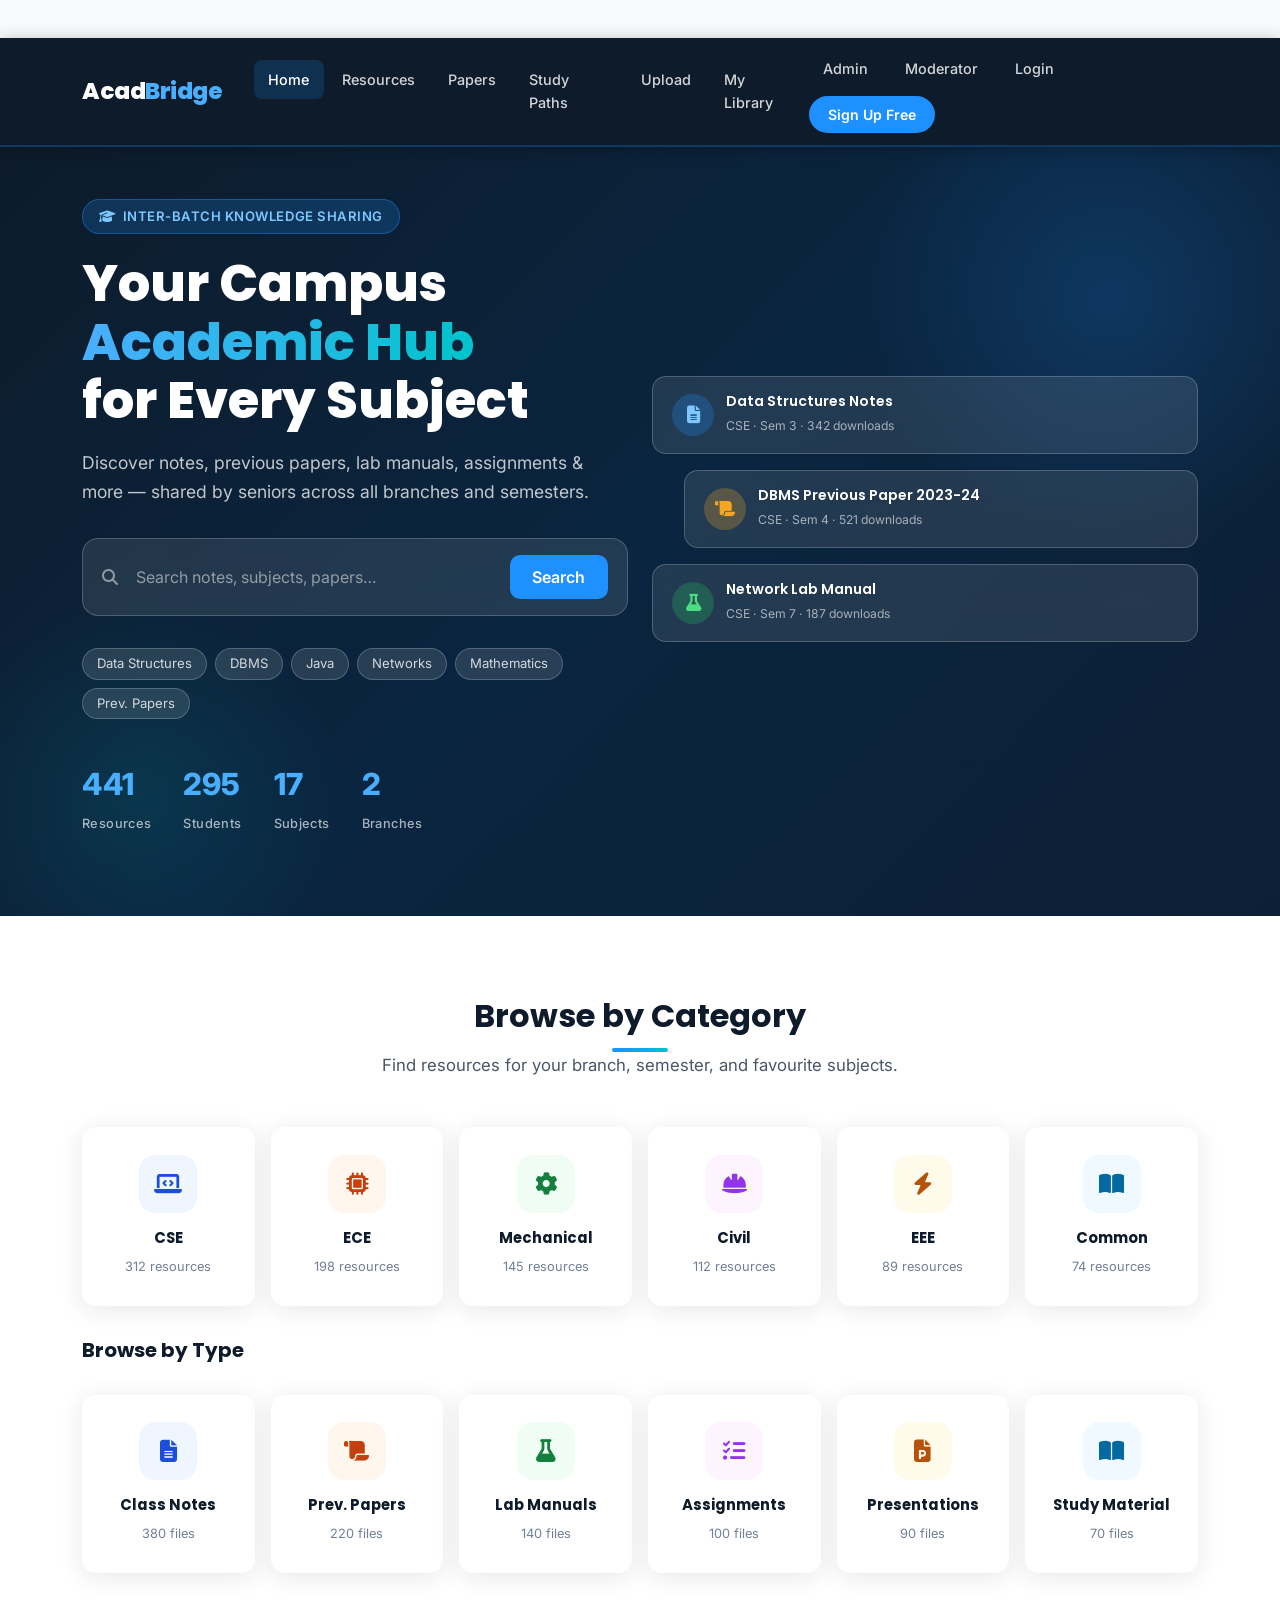
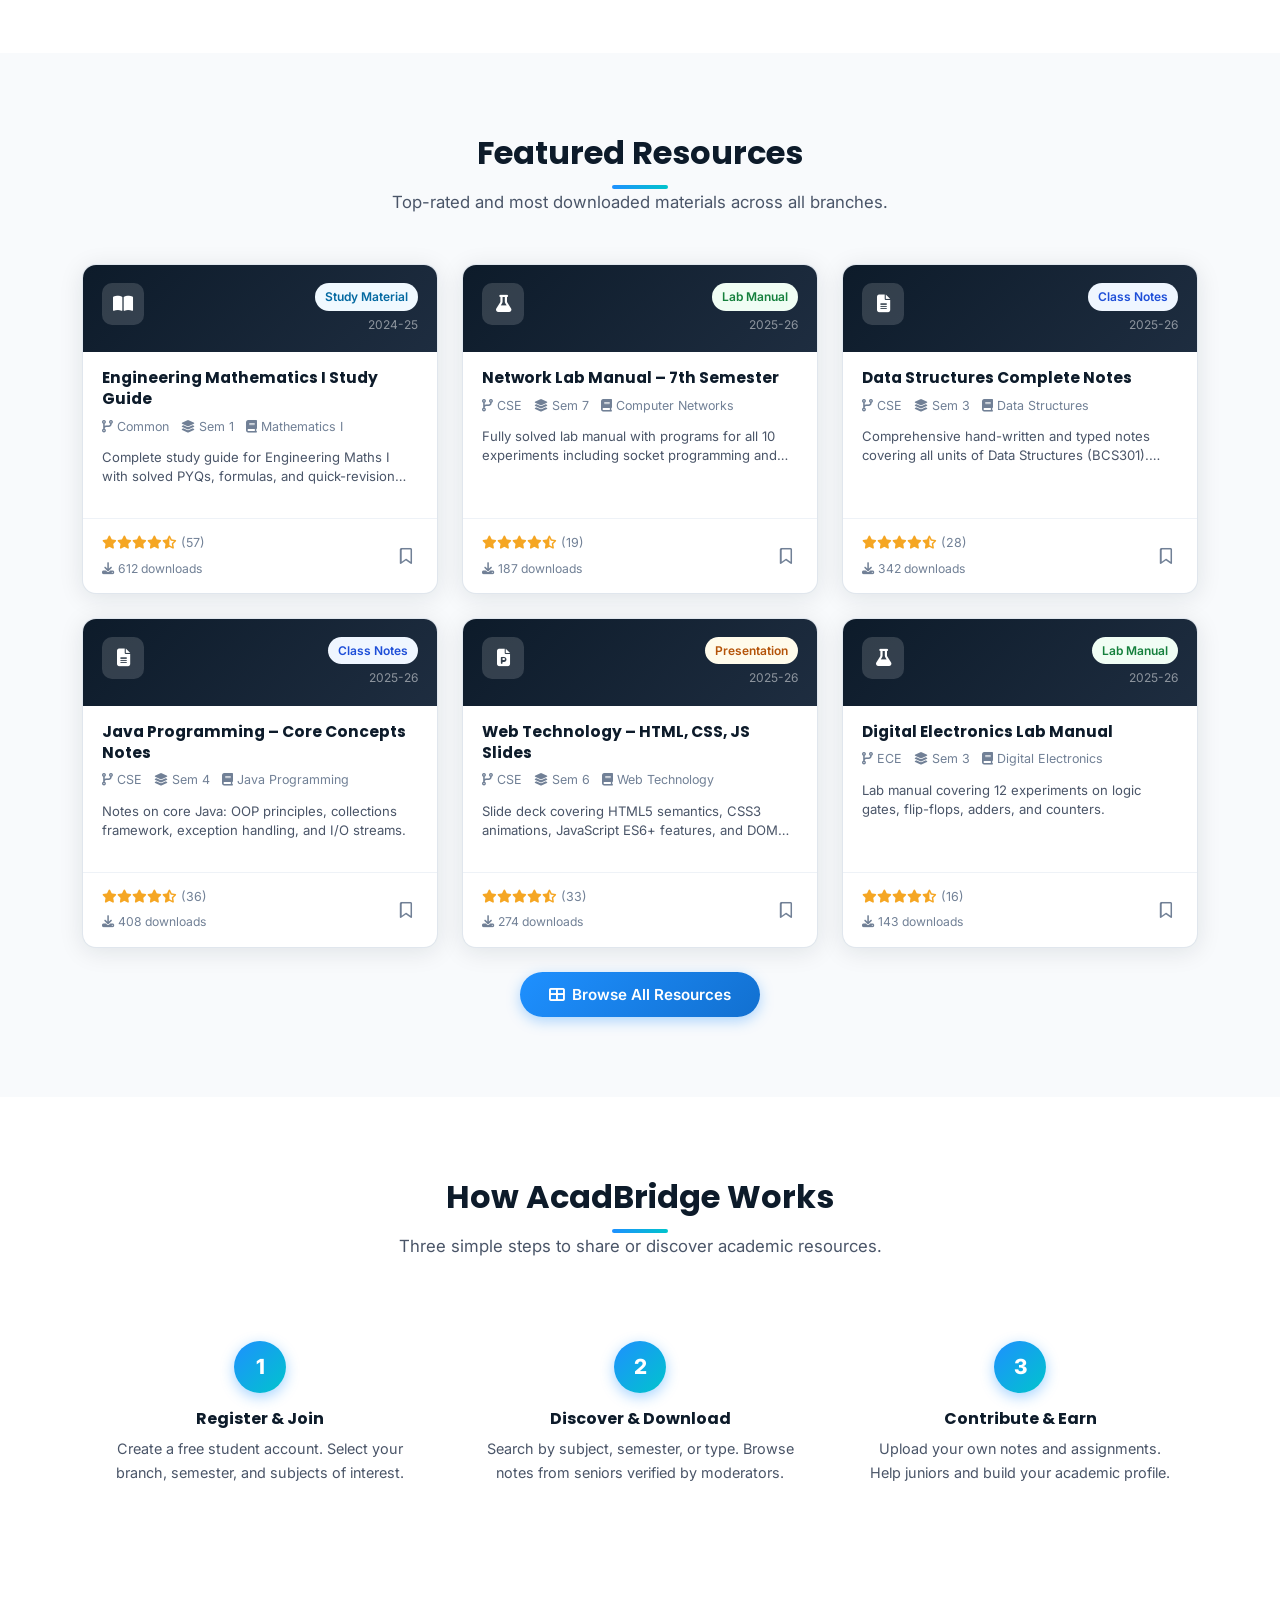
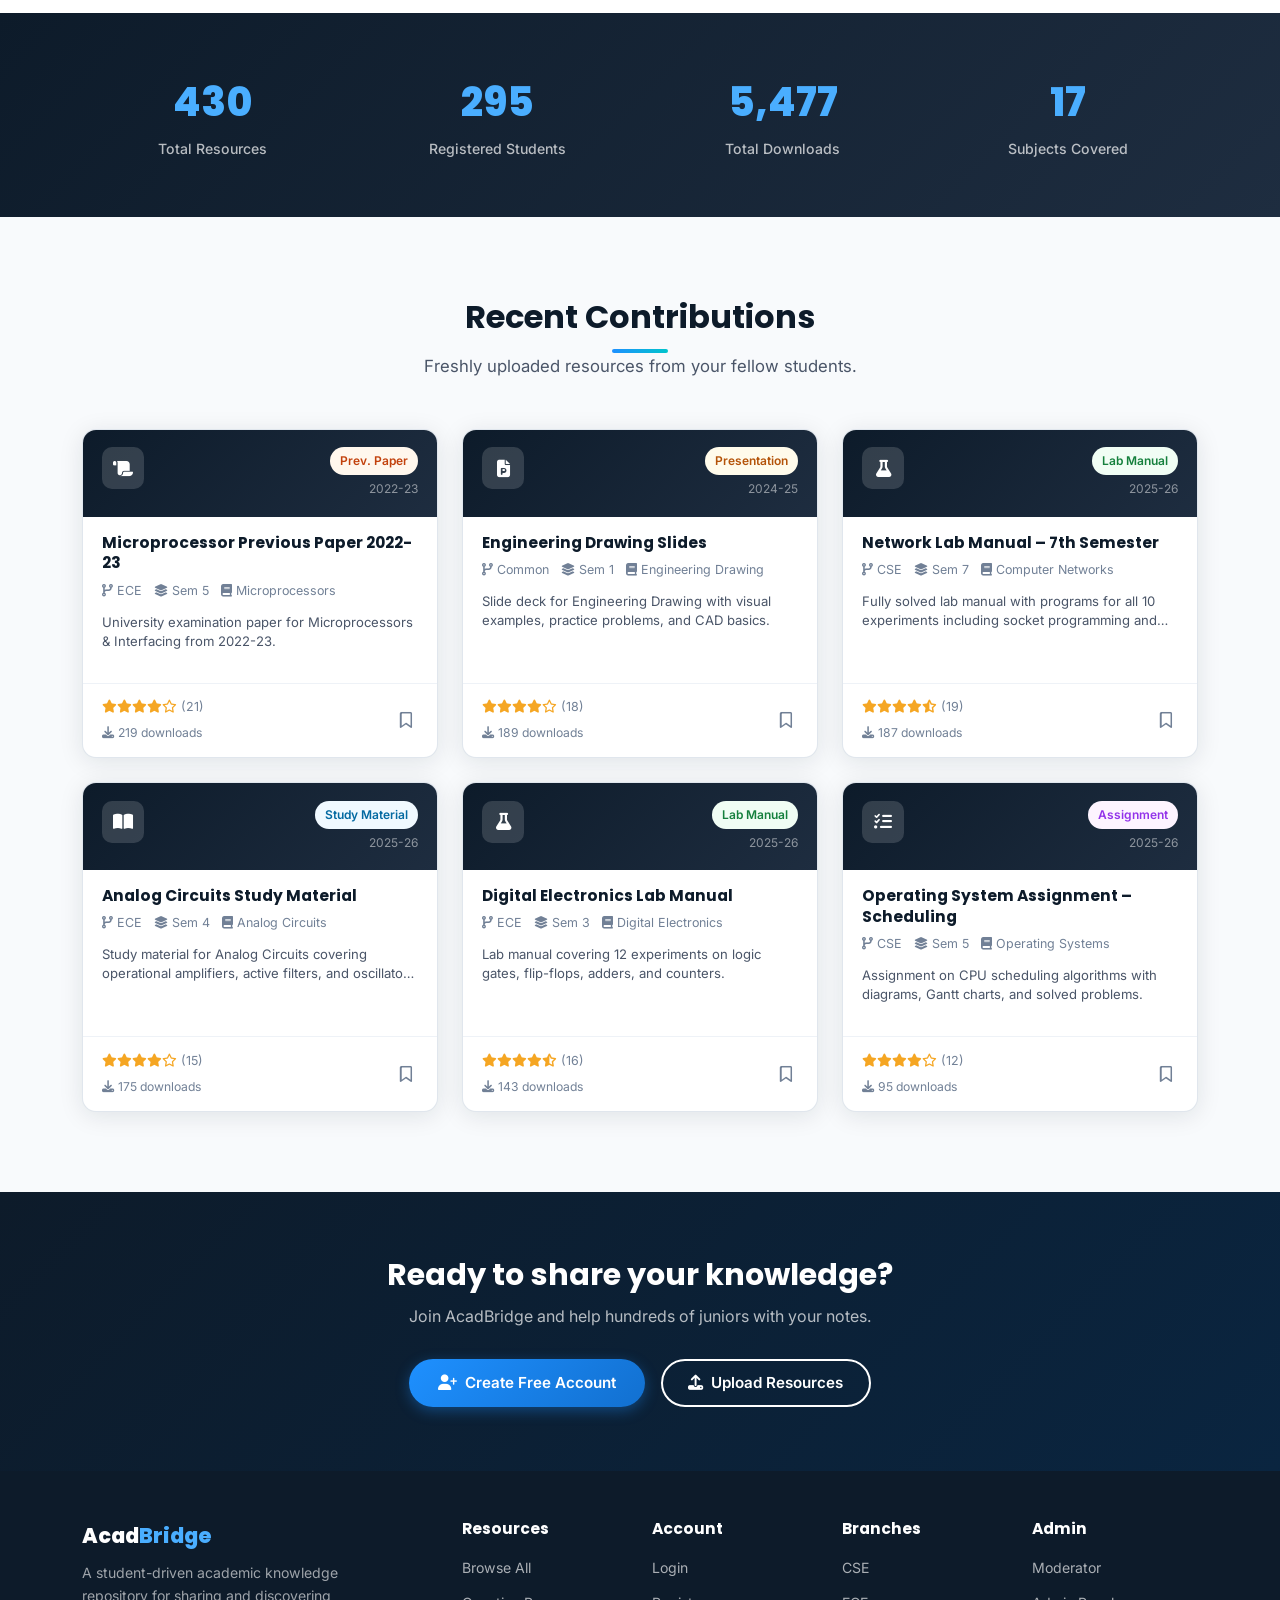
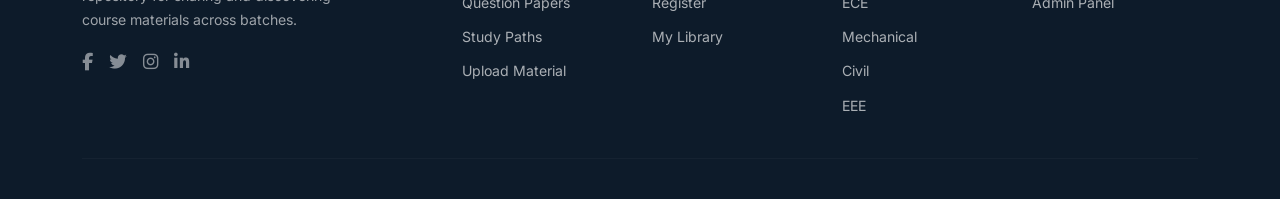
<file: src/main/resources/static/index.html>
<!DOCTYPE html>
<html lang="en">
<head>
  <meta charset="UTF-8" />
  <meta name="viewport" content="width=device-width, initial-scale=1.0" />
  <title>AcadBridge — Inter-Batch Academic Knowledge Repository</title>
  <meta name="description" content="AcadBridge helps college students from all batches and branches discover and share academic resources — notes, papers, lab manuals, assignments and more." />
  <link rel="stylesheet" href="https://cdnjs.cloudflare.com/ajax/libs/bootstrap/5.3.2/css/bootstrap.min.css" />
  <link rel="stylesheet" href="https://cdnjs.cloudflare.com/ajax/libs/font-awesome/6.5.1/css/all.min.css" />
  <link rel="stylesheet" href="css/style.css" />
  <link rel="stylesheet" href="css/responsive.css" />
</head>
<body>

   


<!-- Navbar -->
<nav class="navbar navbar-expand-lg">
  <div class="container">
    <a class="navbar-brand" href="index.html">Acad<span>Bridge</span></a>

    <button class="navbar-toggler" type="button"
            data-bs-toggle="collapse" data-bs-target="#mainNav"
            aria-controls="mainNav" aria-expanded="false"
            aria-label="Toggle navigation">
      <span class="navbar-toggler-icon"></span>
    </button>

    <div class="collapse navbar-collapse" id="mainNav">
      <ul class="navbar-nav me-auto ms-3 gap-1">
        <li class="nav-item"><a class="nav-link active" href="index.html">Home</a></li>
        <li class="nav-item"><a class="nav-link" href="resources.html">Resources</a></li>
        <li class="nav-item"><a class="nav-link" href="previous-papers.html">Papers</a></li>
        <li class="nav-item"><a class="nav-link" href="study-paths.html">Study Paths</a></li>
        <li class="nav-item"><a class="nav-link" href="upload.html">Upload</a></li>
        <li class="nav-item"><a class="nav-link" href="my-library.html">My Library</a></li>
      </ul>

      <div class="d-flex align-items-center gap-2 flex-wrap">
        <a href="admin.html" class="nav-link text-white">Admin</a>
        <a href="moderator.html" class="nav-link text-white">Moderator</a>
        <a href="login.html" class="nav-link text-white-50">Login</a>
        <a href="register.html" class="btn-nav-cta">Sign Up Free</a>
      </div>
    </div>
  </div>
</nav>

<!-- ═══════════════════════ HERO ═══════════════════════════════ -->
<section class="hero-section">
  <div class="container">
    <div class="row align-items-center gy-4">
      <div class="col-lg-6 hero-content">
        <div class="hero-badge">
          <i class="fas fa-graduation-cap"></i>
          INTER-BATCH KNOWLEDGE SHARING
        </div>
        <h1 class="hero-title">
          Your Campus <span class="highlight">Academic Hub</span><br />for Every Subject
        </h1>
        <p class="hero-sub">
          Discover notes, previous papers, lab manuals, assignments & more — shared by seniors across all branches and semesters.
        </p>

        <div class="hero-search-wrap">
          <div class="hero-search-inner">
            <i class="fas fa-search text-white-50"></i>
            <input type="text" id="heroSearch" placeholder="Search notes, subjects, papers…" />
            <button class="btn-search" onclick="heroSearch()">Search</button>
          </div>
        </div>

        <div class="hero-tags">
          <span class="hero-tag" onclick="tagSearch('Data Structures')">Data Structures</span>
          <span class="hero-tag" onclick="tagSearch('DBMS')">DBMS</span>
          <span class="hero-tag" onclick="tagSearch('Java')">Java</span>
          <span class="hero-tag" onclick="tagSearch('Networks')">Networks</span>
          <span class="hero-tag" onclick="tagSearch('Mathematics')">Mathematics</span>
          <span class="hero-tag" onclick="tagSearch('Previous Papers')">Prev. Papers</span>
        </div>

        <div class="hero-stats">
          <div class="hero-stat-item">
            <span class="hero-stat-num" data-count="1240">1240</span>
            <span class="hero-stat-label">Resources</span>
          </div>
          <div class="hero-stat-item">
            <span class="hero-stat-num" data-count="850">850</span>
            <span class="hero-stat-label">Students</span>
          </div>
          <div class="hero-stat-item">
            <span class="hero-stat-num" data-count="48">48</span>
            <span class="hero-stat-label">Subjects</span>
          </div>
          <div class="hero-stat-item">
            <span class="hero-stat-num" data-count="6">6</span>
            <span class="hero-stat-label">Branches</span>
          </div>
        </div>
      </div>

      <div class="col-lg-6 hero-visual">
        <div class="hero-float-card">
          <div class="icon-circle" style="background:rgba(30,144,255,0.25)">
            <i class="fas fa-file-alt" style="color:#7EC8FF"></i>
          </div>
          <div>
            <h6>Data Structures Notes</h6>
            <span>CSE · Sem 3 · 342 downloads</span>
          </div>
        </div>
        <div class="hero-float-card">
          <div class="icon-circle" style="background:rgba(245,166,35,0.25)">
            <i class="fas fa-scroll" style="color:#F5A623"></i>
          </div>
          <div>
            <h6>DBMS Previous Paper 2023-24</h6>
            <span>CSE · Sem 4 · 521 downloads</span>
          </div>
        </div>
        <div class="hero-float-card">
          <div class="icon-circle" style="background:rgba(34,197,94,0.25)">
            <i class="fas fa-flask" style="color:#4ADE80"></i>
          </div>
          <div>
            <h6>Network Lab Manual</h6>
            <span>CSE · Sem 7 · 187 downloads</span>
          </div>
        </div>
      </div>
    </div>
  </div>
</section>

<!-- ════════════ SUBJECT CATEGORIES ════════════════════════════ -->
<section class="section-py bg-white-custom">
  <div class="container">
    <div class="section-title" data-reveal>
      <h2>Browse by Category</h2>
      <div class="section-divider"></div>
      <p>Find resources for your branch, semester, and favourite subjects.</p>
    </div>
    <div class="row g-3" data-reveal>
      <div class="col-6 col-md-4 col-lg-2">
        <div class="category-card" onclick="filterGo('CSE')">
          <div class="cat-icon" style="background:#EFF6FF"><i class="fas fa-laptop-code" style="color:#1D4ED8"></i></div>
          <h6>CSE</h6>
          <span>312 resources</span>
        </div>
      </div>
      <div class="col-6 col-md-4 col-lg-2">
        <div class="category-card" onclick="filterGo('ECE')">
          <div class="cat-icon" style="background:#FFF7ED"><i class="fas fa-microchip" style="color:#C2410C"></i></div>
          <h6>ECE</h6>
          <span>198 resources</span>
        </div>
      </div>
      <div class="col-6 col-md-4 col-lg-2">
        <div class="category-card" onclick="filterGo('Mechanical')">
          <div class="cat-icon" style="background:#F0FDF4"><i class="fas fa-cog" style="color:#15803D"></i></div>
          <h6>Mechanical</h6>
          <span>145 resources</span>
        </div>
      </div>
      <div class="col-6 col-md-4 col-lg-2">
        <div class="category-card" onclick="filterGo('Civil')">
          <div class="cat-icon" style="background:#FDF4FF"><i class="fas fa-hard-hat" style="color:#9333EA"></i></div>
          <h6>Civil</h6>
          <span>112 resources</span>
        </div>
      </div>
      <div class="col-6 col-md-4 col-lg-2">
        <div class="category-card" onclick="filterGo('EEE')">
          <div class="cat-icon" style="background:#FFFBEB"><i class="fas fa-bolt" style="color:#B45309"></i></div>
          <h6>EEE</h6>
          <span>89 resources</span>
        </div>
      </div>
      <div class="col-6 col-md-4 col-lg-2">
        <div class="category-card" onclick="filterGo('Common')">
          <div class="cat-icon" style="background:#F0F9FF"><i class="fas fa-book-open" style="color:#0369A1"></i></div>
          <h6>Common</h6>
          <span>74 resources</span>
        </div>
      </div>
    </div>

    <!-- Resource Types Row -->
    <div class="row g-3 mt-3" data-reveal>
      <div class="col-12"><h5 class="fw-700 text-navy mb-3">Browse by Type</h5></div>
      <div class="col-6 col-md-4 col-lg-2">
        <div class="category-card" onclick="filterGoType('notes')">
          <div class="cat-icon" style="background:#EFF6FF"><i class="fas fa-file-alt" style="color:#1D4ED8"></i></div>
          <h6>Class Notes</h6>
          <span>380 files</span>
        </div>
      </div>
      <div class="col-6 col-md-4 col-lg-2">
        <div class="category-card" onclick="filterGoType('paper')">
          <div class="cat-icon" style="background:#FFF7ED"><i class="fas fa-scroll" style="color:#C2410C"></i></div>
          <h6>Prev. Papers</h6>
          <span>220 files</span>
        </div>
      </div>
      <div class="col-6 col-md-4 col-lg-2">
        <div class="category-card" onclick="filterGoType('lab')">
          <div class="cat-icon" style="background:#F0FDF4"><i class="fas fa-flask" style="color:#15803D"></i></div>
          <h6>Lab Manuals</h6>
          <span>140 files</span>
        </div>
      </div>
      <div class="col-6 col-md-4 col-lg-2">
        <div class="category-card" onclick="filterGoType('assignment')">
          <div class="cat-icon" style="background:#FDF4FF"><i class="fas fa-tasks" style="color:#9333EA"></i></div>
          <h6>Assignments</h6>
          <span>100 files</span>
        </div>
      </div>
      <div class="col-6 col-md-4 col-lg-2">
        <div class="category-card" onclick="filterGoType('ppt')">
          <div class="cat-icon" style="background:#FFFBEB"><i class="fas fa-file-powerpoint" style="color:#B45309"></i></div>
          <h6>Presentations</h6>
          <span>90 files</span>
        </div>
      </div>
      <div class="col-6 col-md-4 col-lg-2">
        <div class="category-card" onclick="filterGoType('study')">
          <div class="cat-icon" style="background:#F0F9FF"><i class="fas fa-book-open" style="color:#0369A1"></i></div>
          <h6>Study Material</h6>
          <span>70 files</span>
        </div>
      </div>
    </div>
  </div>
</section>

<!-- ═══════════════ FEATURED RESOURCES ═════════════════════════ -->
<section class="section-py bg-light-custom">
  <div class="container">
    <div class="section-title" data-reveal>
      <h2>Featured Resources</h2>
      <div class="section-divider"></div>
      <p>Top-rated and most downloaded materials across all branches.</p>
    </div>
    <div class="row g-4" id="featuredGrid" data-reveal></div>
    <div class="text-center mt-4">
      <a href="resources.html" class="btn-primary-custom">
        <i class="fas fa-th-large"></i> Browse All Resources
      </a>
    </div>
  </div>
</section>

<!-- ═══════════════ HOW IT WORKS ════════════════════════════════ -->
<section class="section-py bg-white-custom">
  <div class="container">
    <div class="section-title" data-reveal>
      <h2>How AcadBridge Works</h2>
      <div class="section-divider"></div>
      <p>Three simple steps to share or discover academic resources.</p>
    </div>
    <div class="row" data-reveal>
      <div class="col-md-4">
        <div class="step-card">
          <div class="step-num">1</div>
          <h5>Register & Join</h5>
          <p>Create a free student account. Select your branch, semester, and subjects of interest.</p>
        </div>
      </div>
      <div class="col-md-4">
        <div class="step-card">
          <div class="step-num">2</div>
          <h5>Discover & Download</h5>
          <p>Search by subject, semester, or type. Browse notes from seniors verified by moderators.</p>
        </div>
      </div>
      <div class="col-md-4">
        <div class="step-card">
          <div class="step-num">3</div>
          <h5>Contribute & Earn</h5>
          <p>Upload your own notes and assignments. Help juniors and build your academic profile.</p>
        </div>
      </div>
    </div>
  </div>
</section>

<!-- ═══════════════ STATS STRIP ═════════════════════════════════ -->
<section class="stats-strip">
  <div class="container">
    <div class="row g-4">
      <div class="col-6 col-md-3">
        <div class="stat-counter">
          <span class="num" data-count="1240">0</span>
          <span class="label">Total Resources</span>
        </div>
      </div>
      <div class="col-6 col-md-3">
        <div class="stat-counter">
          <span class="num" data-count="850">0</span>
          <span class="label">Registered Students</span>
        </div>
      </div>
      <div class="col-6 col-md-3">
        <div class="stat-counter">
          <span class="num" data-count="15800">0</span>
          <span class="label">Total Downloads</span>
        </div>
      </div>
      <div class="col-6 col-md-3">
        <div class="stat-counter">
          <span class="num" data-count="48">0</span>
          <span class="label">Subjects Covered</span>
        </div>
      </div>
    </div>
  </div>
</section>

<!-- ═══════════════ LATEST CONTRIBUTIONS ════════════════════════ -->
<section class="section-py bg-light-custom">
  <div class="container">
    <div class="section-title" data-reveal>
      <h2>Recent Contributions</h2>
      <div class="section-divider"></div>
      <p>Freshly uploaded resources from your fellow students.</p>
    </div>
    <div class="row g-4" id="recentGrid" data-reveal></div>
  </div>
</section>

<!-- ═══════════════ CTA SECTION ══════════════════════════════════ -->
<section class="section-py-sm" style="background:linear-gradient(135deg,var(--navy) 0%,#0a2540 100%)">
  <div class="container text-center py-3">
    <h2 style="color:#fff;font-size:1.9rem;margin-bottom:0.6rem">Ready to share your knowledge?</h2>
    <p style="color:rgba(255,255,255,0.7);margin-bottom:1.8rem;font-size:1rem">Join AcadBridge and help hundreds of juniors with your notes.</p>
    <div class="d-flex gap-3 justify-content-center flex-wrap">
      <a href="register.html" class="btn-primary-custom"><i class="fas fa-user-plus"></i> Create Free Account</a>
      <a href="upload.html" class="btn-secondary-custom" style="color:#fff;border-color:#fff"><i class="fas fa-upload"></i> Upload Resources</a>
    </div>
  </div>
</section>

<!-- Footer -->
<footer>
  <div class="container">
    <div class="row g-4">
      <div class="col-md-4">
        <div class="footer-brand mb-2">Acad<span>Bridge</span></div>
        <p style="font-size:0.88rem;color:rgba(255,255,255,0.6);max-width:280px">
          A student-driven academic knowledge repository for sharing and discovering course materials across batches.
        </p>
        <div class="d-flex gap-3 mt-3">
          <a href="#" style="color:rgba(255,255,255,0.5);font-size:1.1rem" title="Facebook"><i class="fab fa-facebook-f"></i></a>
          <a href="#" style="color:rgba(255,255,255,0.5);font-size:1.1rem" title="Twitter"><i class="fab fa-twitter"></i></a>
          <a href="#" style="color:rgba(255,255,255,0.5);font-size:1.1rem" title="Instagram"><i class="fab fa-instagram"></i></a>
          <a href="#" style="color:rgba(255,255,255,0.5);font-size:1.1rem" title="LinkedIn"><i class="fab fa-linkedin-in"></i></a>
        </div>
      </div>
      <div class="col-6 col-md-2">
        <h5>Resources</h5>
        <ul>
          <li><a href="resources.html">Browse All</a></li>
          <li><a href="previous-papers.html">Question Papers</a></li>
          <li><a href="study-paths.html">Study Paths</a></li>
          <li><a href="upload.html">Upload Material</a></li>
        </ul>
      </div>
      <div class="col-6 col-md-2">
        <h5>Account</h5>
        <ul>
          <li><a href="login.html">Login</a></li>
          <li><a href="register.html">Register</a></li>
          <li><a href="my-library.html">My Library</a></li>
        </ul>
      </div>
      <div class="col-6 col-md-2">
        <h5>Branches</h5>
        <ul>
          <li><a href="resources.html">CSE</a></li>
          <li><a href="resources.html">ECE</a></li>
          <li><a href="resources.html">Mechanical</a></li>
          <li><a href="resources.html">Civil</a></li>
          <li><a href="resources.html">EEE</a></li>
        </ul>
      </div>
      <div class="col-6 col-md-2">
        <h5>Admin</h5>
        <ul>
          <li><a href="moderator.html">Moderator</a></li>
          <li><a href="admin.html">Admin Panel</a></li>
        </ul>
      </div>
    </div>
    <hr class="footer-divider" />
    <div class="footer-bottom">
    
    </div>
  </div>
</footer>

<script src="https://cdnjs.cloudflare.com/ajax/libs/bootstrap/5.3.2/js/bootstrap.bundle.min.js"></script>
<script src="js/app.js"></script>
<script>
  // Populate featured + recent grids
  document.addEventListener('DOMContentLoaded', () => {
    const top = [...SAMPLE_RESOURCES].sort((a,b) => b.rating - a.rating).slice(0,6);
    document.getElementById('featuredGrid').innerHTML = top.map(r => buildResourceCard(r)).join('');

    const recent = [...SAMPLE_RESOURCES].sort((a,b) => b.downloads - a.downloads).slice(6,12);
    document.getElementById('recentGrid').innerHTML = recent.map(r => buildResourceCard(r)).join('');

    // Hero counter animation
    let heroCounters = document.querySelectorAll('.hero-stat-num[data-count]');
    heroCounters.forEach(el => {
      const target = parseInt(el.dataset.count, 10);
      let cur = 0;
      const step = target / 60;
      const t = setInterval(() => {
        cur = Math.min(cur + step, target);
        el.textContent = Math.round(cur).toLocaleString();
        if (cur >= target) clearInterval(t);
      }, 18);
    });
  });

  function heroSearch() {
    const q = document.getElementById('heroSearch').value.trim();
    if (q) window.location.href = `resources.html?q=${encodeURIComponent(q)}`;
  }
  function tagSearch(tag) {
    window.location.href = `resources.html?q=${encodeURIComponent(tag)}`;
  }
  function filterGo(branch) {
    window.location.href = `resources.html?branch=${encodeURIComponent(branch)}`;
  }
  function filterGoType(type) {
    window.location.href = `resources.html?type=${encodeURIComponent(type)}`;
  }
  document.getElementById('heroSearch').addEventListener('keydown', e => {
    if (e.key === 'Enter') heroSearch();
  });
</script>
</body>
</html>
</file>
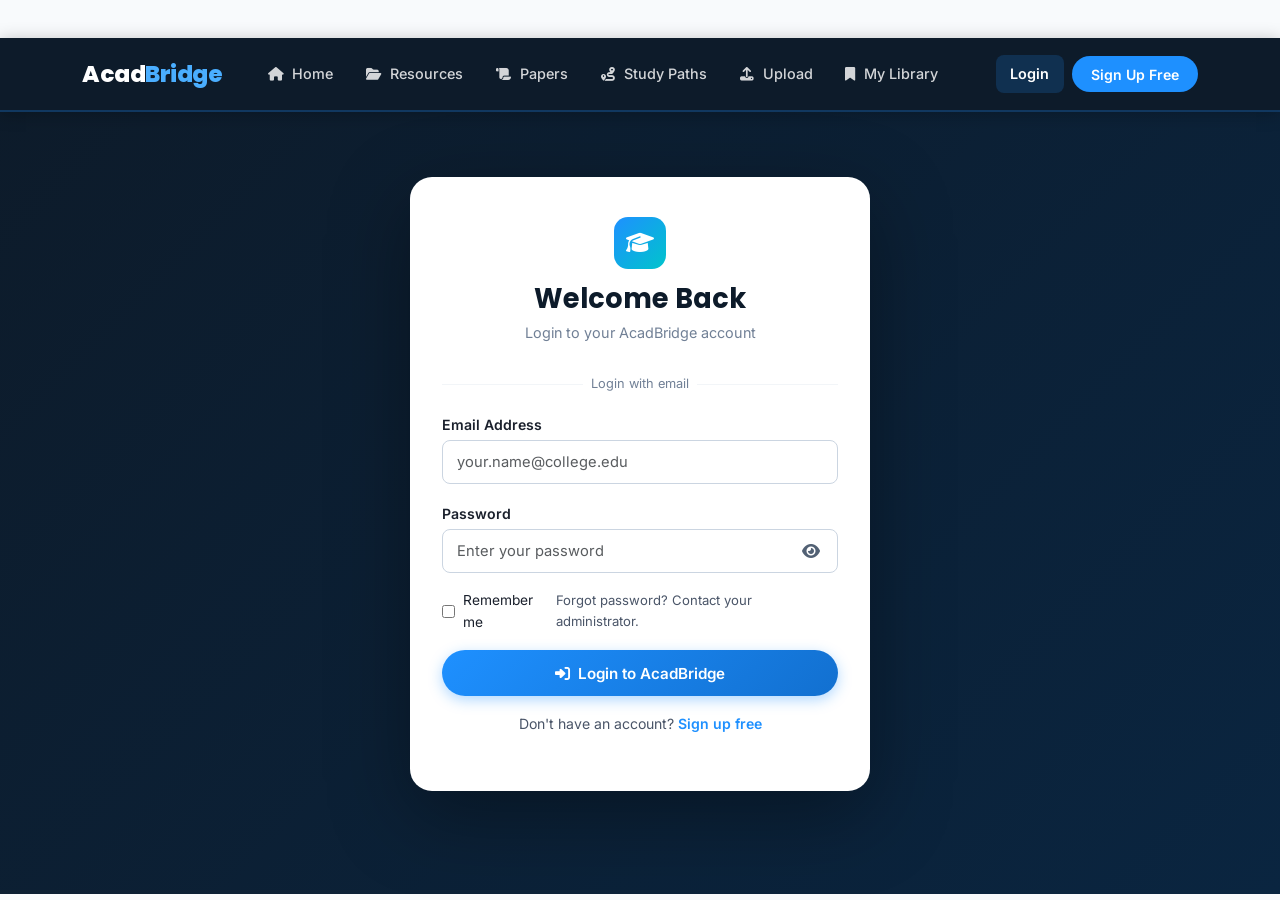
<file: src/main/resources/static/login.html>
<!DOCTYPE html>
<html lang="en">
<head>
  <meta charset="UTF-8" />
  <meta name="viewport" content="width=device-width, initial-scale=1.0" />
  <title>Login — AcadBridge</title>
  <meta name="description" content="Login to your AcadBridge account." />

  <link rel="stylesheet" href="https://cdnjs.cloudflare.com/ajax/libs/bootstrap/5.3.2/css/bootstrap.min.css" />
  <link rel="stylesheet" href="https://cdnjs.cloudflare.com/ajax/libs/font-awesome/6.5.1/css/all.min.css" />
  <link rel="stylesheet" href="css/style.css" />
  <link rel="stylesheet" href="css/responsive.css" />

  <style>
    .login-message {
      display: none;
      padding: 12px;
      border-radius: 8px;
      margin-bottom: 16px;
      overflow-wrap: anywhere;
    }

    .login-message.success {
      display: block;
      background: #e7f7ed;
      color: #176b37;
    }

    .login-message.error {
      display: block;
      background: #fdeaea;
      color: #a32121;
    }

    .password-group {
      position: relative;
      display: flex;
      width: 100%;
    }

    .password-group .form-control {
      padding-right: 48px;
    }

    .btn-toggle-pw {
      position: absolute;
      top: 50%;
      right: 12px;
      transform: translateY(-50%);
      border: none;
      background: transparent;
      color: #526174;
      padding: 6px;
      cursor: pointer;
      z-index: 5;
    }

    .btn-toggle-pw:hover {
      color: #1769aa;
    }

    .btn-toggle-pw:focus-visible {
      outline: 2px solid #1769aa;
      outline-offset: 2px;
      border-radius: 4px;
    }
  </style>
</head>

<body>

<nav class="navbar navbar-expand-lg">
  <div class="container">
    <a class="navbar-brand" href="index.html">Acad<span>Bridge</span></a>

    <button class="navbar-toggler" type="button"
            data-bs-toggle="collapse" data-bs-target="#mainNav"
            aria-label="Toggle navigation">
      <span class="navbar-toggler-icon"></span>
    </button>

    <div class="collapse navbar-collapse" id="mainNav">
      <ul class="navbar-nav me-auto ms-3 gap-1">
        <li class="nav-item">
          <a class="nav-link" href="index.html">
            <i class="fas fa-home"></i> Home
          </a>
        </li>
        <li class="nav-item">
          <a class="nav-link" href="resources.html">
            <i class="fas fa-folder-open"></i> Resources
          </a>
        </li>
        <li class="nav-item">
          <a class="nav-link" href="previous-papers.html">
            <i class="fas fa-scroll"></i> Papers
          </a>
        </li>
        <li class="nav-item">
          <a class="nav-link" href="study-paths.html">
            <i class="fas fa-route"></i> Study Paths
          </a>
        </li>
        <li class="nav-item">
          <a class="nav-link" href="upload.html">
            <i class="fas fa-upload"></i> Upload
          </a>
        </li>
        <li class="nav-item">
          <a class="nav-link" href="my-library.html">
            <i class="fas fa-bookmark"></i> My Library
          </a>
        </li>
      </ul>

      <div class="d-flex align-items-center gap-2">
        <a href="login.html" class="nav-link active"
           style="font-size:0.9rem;font-weight:600">Login</a>
        <a href="register.html" class="btn-nav-cta">Sign Up Free</a>
      </div>
    </div>
  </div>
</nav>

<div class="form-page-wrap">
  <div class="form-card">

    <div class="text-center mb-3">
      <div style="width:52px;height:52px;background:linear-gradient(135deg,var(--blue),var(--accent));border-radius:14px;display:inline-flex;align-items:center;justify-content:center;font-size:1.4rem;color:#fff;margin-bottom:0.8rem">
        <i class="fas fa-graduation-cap"></i>
      </div>

      <h2>Welcome Back</h2>
      <p class="sub">Login to your AcadBridge account</p>
    </div>

    <div id="loginMessage"
         class="login-message"
         role="status"
         aria-live="polite"></div>

    <div class="d-flex align-items-center gap-2 mb-3">
      <hr class="flex-grow-1 m-0"
          style="border-color:var(--mid-grey)" />
      <span style="font-size:0.8rem;color:var(--text-light)">
        Login with email
      </span>
      <hr class="flex-grow-1 m-0"
          style="border-color:var(--mid-grey)" />
    </div>

    <form id="loginForm" novalidate>

      <div class="mb-3">
        <label for="loginEmail" class="form-label">
          Email Address
        </label>

        <input type="email" id="loginEmail"
               class="form-control"
               placeholder="your.name@college.edu"
               autocomplete="username"
               required />

        <div class="invalid-feedback">
          Please enter a valid email address.
        </div>
      </div>

      <div class="mb-3">
        <label for="loginPassword" class="form-label">
          Password
        </label>

        <div class="password-group">
          <input type="password" id="loginPassword"
                 class="form-control"
                 placeholder="Enter your password"
                 autocomplete="current-password"
                 required />

          <button type="button"
                  id="togglePassword"
                  class="btn-toggle-pw"
                  aria-label="Show password"
                  aria-pressed="false">
            <i class="fas fa-eye" aria-hidden="true"></i>
          </button>
        </div>

        <div class="invalid-feedback">
          Please enter your password.
        </div>
      </div>

      <div class="d-flex justify-content-between align-items-center mb-3">
        <label class="d-flex align-items-center gap-2"
               style="font-size:0.86rem;cursor:pointer">
          <input type="checkbox" id="rememberMe"
                 style="accent-color:var(--blue)" />
          Remember me
        </label>

        <span style="font-size:0.82rem;color:var(--text-mid)">
          Forgot password? Contact your administrator.
        </span>
      </div>

      <button type="submit" id="loginButton"
              class="btn-primary-custom w-100 justify-content-center mb-3">
        <i class="fas fa-sign-in-alt" aria-hidden="true"></i>
        Login to AcadBridge
      </button>

      <p style="text-align:center;font-size:0.88rem;color:var(--text-mid)">
        Don't have an account?
        <a href="register.html" style="font-weight:600">
          Sign up free
        </a>
      </p>
    </form>

  </div>
</div>

<script src="https://cdnjs.cloudflare.com/ajax/libs/bootstrap/5.3.2/js/bootstrap.bundle.min.js"></script>
<script src="js/app.js"></script>

<script>
  const loginForm = document.getElementById('loginForm');
  const loginButton = document.getElementById('loginButton');
  const loginMessage = document.getElementById('loginMessage');
  const loginPassword = document.getElementById('loginPassword');
  const togglePassword = document.getElementById('togglePassword');

  function displayLoginMessage(message, type) {
    loginMessage.textContent = message;
    loginMessage.className = 'login-message ' + type;
  }

  // Show or hide the password.
  togglePassword.addEventListener('click', () => {
    const show = loginPassword.type === 'password';
    const icon = togglePassword.querySelector('i');

    loginPassword.type = show ? 'text' : 'password';

    togglePassword.setAttribute('aria-pressed', String(show));
    togglePassword.setAttribute(
      'aria-label',
      show ? 'Hide password' : 'Show password'
    );

    icon.classList.toggle('fa-eye', !show);
    icon.classList.toggle('fa-eye-slash', show);
  });

  loginForm.addEventListener('submit', async event => {
    event.preventDefault();

    loginMessage.className = 'login-message';
    loginForm.classList.add('was-validated');

    if (!loginForm.checkValidity()) {
      displayLoginMessage(
        'Please enter your email and password.',
        'error'
      );
      return;
    }

    const email = document.getElementById('loginEmail')
      .value.trim().toLowerCase();

    const password = loginPassword.value;

    loginButton.disabled = true;
    loginButton.innerHTML =
      '<i class="fas fa-spinner fa-spin" aria-hidden="true"></i> Signing in...';

    try {
      const response = await fetch('/api/auth/login', {
        method: 'POST',
        headers: {
          'Content-Type': 'application/json'
        },
        body: JSON.stringify({
          email: email,
          password: password
        })
      });

      const responseText = await response.text();
      let data = {};

      try {
        data = responseText ? JSON.parse(responseText) : {};
      } catch (_) {
        data = {};
      }

      if (!response.ok) {
        if (response.status === 401) {
          throw new Error('Incorrect email or password.');
        }

        throw new Error(
          data.detail ||
          data.message ||
          'Login failed. Please try again.'
        );
      }

      // Store only non-password profile information.
      // This is for the current frontend demo, not a secure session.
      const user = {
        userId: data.userId,
        name: data.fullName,
        email: data.email,
        role: data.role
      };

      localStorage.setItem('acadbridge_user', JSON.stringify(user));

      // Remove the old demo-only identity, if present.
      localStorage.removeItem('acadbridge_demo_user');

      displayLoginMessage(
        'Login successful! Welcome, ' + data.fullName + '. Redirecting...',
        'success'
      );

      loginPassword.value = '';

      window.setTimeout(() => {
        window.location.href = 'index.html';
      }, 1000);

    } catch (error) {
      displayLoginMessage(
        error.message || 'Could not connect to the server.',
        'error'
      );

    } finally {
      loginButton.disabled = false;
      loginButton.innerHTML =
        '<i class="fas fa-sign-in-alt" aria-hidden="true"></i> Login to AcadBridge';
    }
  });
</script>

</body>
</html>
</file>
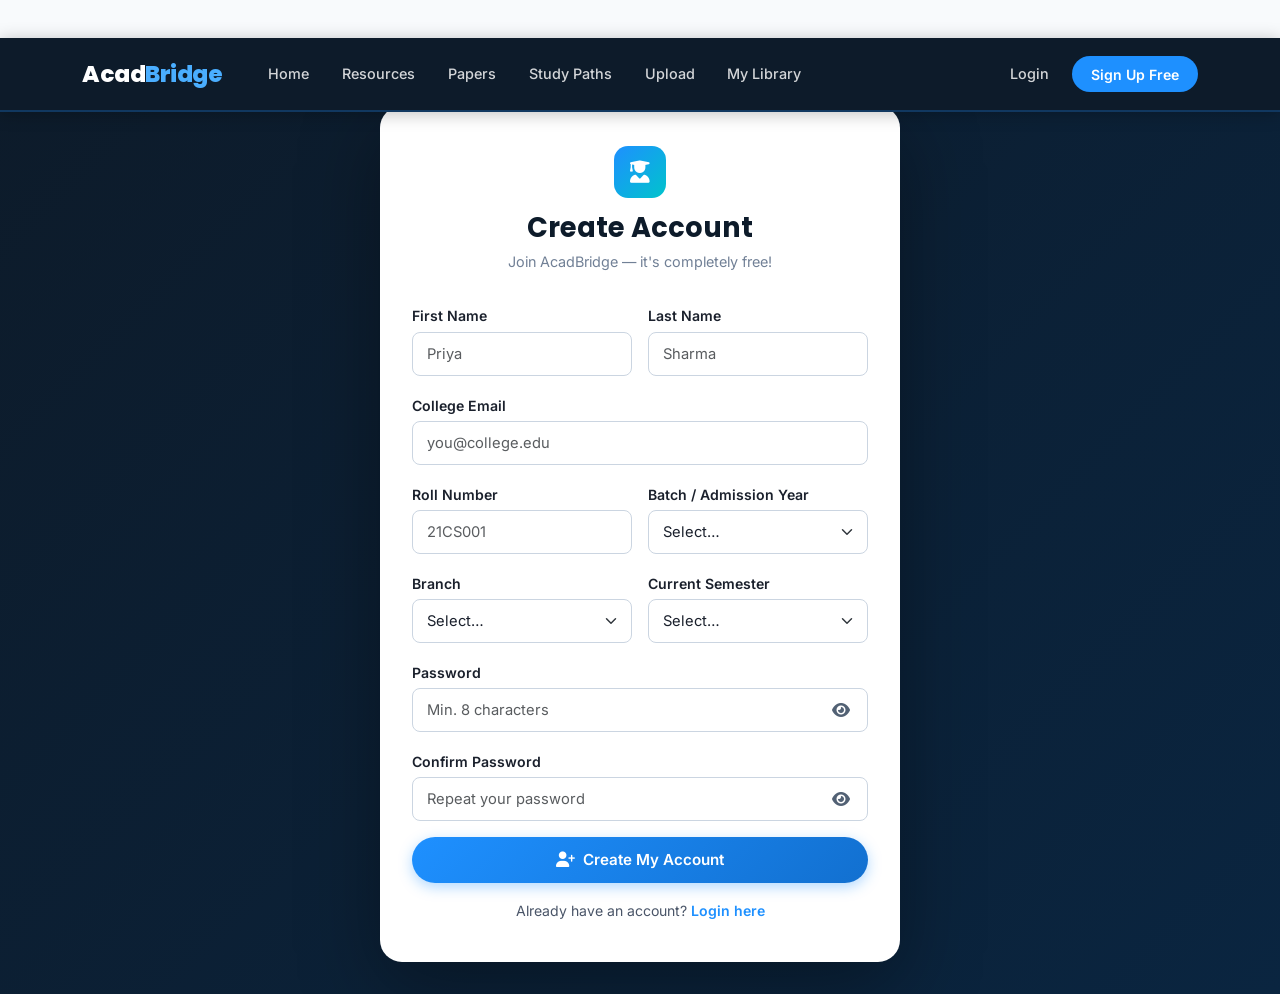
<file: src/main/resources/static/register.html>
<!DOCTYPE html>
<html lang="en">
<head>
  <meta charset="UTF-8" />
  <meta name="viewport" content="width=device-width, initial-scale=1.0" />
  <title>Register — AcadBridge</title>
  <meta name="description" content="Create your AcadBridge student account." />

  <link rel="stylesheet" href="https://cdnjs.cloudflare.com/ajax/libs/bootstrap/5.3.2/css/bootstrap.min.css" />
  <link rel="stylesheet" href="https://cdnjs.cloudflare.com/ajax/libs/font-awesome/6.5.1/css/all.min.css" />
  <link rel="stylesheet" href="css/style.css" />
  <link rel="stylesheet" href="css/responsive.css" />

  <style>
    .register-message {
      display: none;
      padding: 12px;
      border-radius: 8px;
      margin-bottom: 16px;
      overflow-wrap: anywhere;
    }

    .register-message.success {
      display: block;
      background: #e7f7ed;
      color: #176b37;
    }

    .register-message.error {
      display: block;
      background: #fdeaea;
      color: #a32121;
    }

    .password-group {
      position: relative;
      display: flex;
      width: 100%;
    }

    .password-group .form-control {
      padding-right: 48px;
    }

    .btn-toggle-pw {
      position: absolute;
      top: 50%;
      right: 12px;
      transform: translateY(-50%);
      border: none;
      background: transparent;
      color: #526174;
      padding: 6px;
      cursor: pointer;
      z-index: 5;
      line-height: 1;
    }

    .btn-toggle-pw:hover {
      color: #1769aa;
    }

    .btn-toggle-pw:focus-visible {
      outline: 2px solid #1769aa;
      outline-offset: 2px;
      border-radius: 4px;
    }

    .password-group .form-control.is-invalid {
      background-image: none;
      padding-right: 48px;
    }
  </style>
</head>

<body>

<nav class="navbar navbar-expand-lg">
  <div class="container">
    <a class="navbar-brand" href="index.html">Acad<span>Bridge</span></a>

    <button class="navbar-toggler" type="button"
            data-bs-toggle="collapse" data-bs-target="#mainNav"
            aria-label="Toggle navigation">
      <span class="navbar-toggler-icon"></span>
    </button>

    <div class="collapse navbar-collapse" id="mainNav">
      <ul class="navbar-nav me-auto ms-3 gap-1">
        <li class="nav-item"><a class="nav-link" href="index.html">Home</a></li>
        <li class="nav-item"><a class="nav-link" href="resources.html">Resources</a></li>
        <li class="nav-item"><a class="nav-link" href="previous-papers.html">Papers</a></li>
        <li class="nav-item"><a class="nav-link" href="study-paths.html">Study Paths</a></li>
        <li class="nav-item"><a class="nav-link" href="upload.html">Upload</a></li>
        <li class="nav-item"><a class="nav-link" href="my-library.html">My Library</a></li>
      </ul>

      <div class="d-flex align-items-center gap-2">
        <a href="login.html" class="nav-link">Login</a>
        <a href="register.html" class="btn-nav-cta">Sign Up Free</a>
      </div>
    </div>
  </div>
</nav>

<div class="form-page-wrap" style="padding:2rem 1rem">
  <div class="form-card" style="max-width:520px">

    <div class="text-center mb-3">
      <div style="width:52px;height:52px;background:linear-gradient(135deg,var(--blue),var(--accent));border-radius:14px;display:inline-flex;align-items:center;justify-content:center;font-size:1.4rem;color:#fff;margin-bottom:0.8rem">
        <i class="fas fa-user-graduate"></i>
      </div>

      <h2>Create Account</h2>
      <p class="sub">Join AcadBridge — it's completely free!</p>
    </div>

    <div id="registerMessage"
         class="register-message"
         role="status"
         aria-live="polite"></div>

    <form id="registerForm" novalidate>
      <div class="row g-3">

        <div class="col-sm-6">
          <label for="firstName" class="form-label">First Name</label>
          <input type="text" id="firstName" class="form-control"
                 placeholder="Priya" required />
          <div class="invalid-feedback">Enter your first name.</div>
        </div>

        <div class="col-sm-6">
          <label for="lastName" class="form-label">Last Name</label>
          <input type="text" id="lastName" class="form-control"
                 placeholder="Sharma" required />
          <div class="invalid-feedback">Enter your last name.</div>
        </div>

        <div class="col-12">
          <label for="regEmail" class="form-label">College Email</label>
          <input type="email" id="regEmail" class="form-control"
                 placeholder="you@college.edu" required />
          <div class="invalid-feedback">Enter a valid email address.</div>
        </div>

        <div class="col-sm-6">
          <label for="rollNo" class="form-label">Roll Number</label>
          <input type="text" id="rollNo" class="form-control"
                 placeholder="21CS001" required />
          <div class="invalid-feedback">Enter your roll number.</div>
        </div>

        <div class="col-sm-6">
          <label for="batch" class="form-label">Batch / Admission Year</label>
          <select id="batch" class="form-select" required>
            <option value="">Select…</option>
            <option value="2022">2022</option>
            <option value="2023">2023</option>
            <option value="2024">2024</option>
            <option value="2025">2025</option>
            <option value="2026">2026</option>
          </select>
          <div class="invalid-feedback">Select your batch.</div>
        </div>

        <div class="col-sm-6">
          <label for="branch" class="form-label">Branch</label>
          <select id="branch" class="form-select" required>
            <option value="">Select…</option>
            <option value="Computer Science and Engineering">CSE</option>
            <option value="Information Technology">IT</option>
            <option value="Electronics and Communication Engineering">ECE</option>
            <option value="Electrical and Electronics Engineering">EEE</option>
            <option value="Mechanical Engineering">Mechanical</option>
            <option value="Civil Engineering">Civil</option>
          </select>
          <div class="invalid-feedback">Select your branch.</div>
        </div>

        <div class="col-sm-6">
          <label for="semester" class="form-label">Current Semester</label>
          <select id="semester" class="form-select" required>
            <option value="">Select…</option>
            <option value="1">1</option>
            <option value="2">2</option>
            <option value="3">3</option>
            <option value="4">4</option>
            <option value="5">5</option>
            <option value="6">6</option>
            <option value="7">7</option>
            <option value="8">8</option>
          </select>
          <div class="invalid-feedback">Select your semester.</div>
        </div>

        <div class="col-12">
          <label for="regPassword" class="form-label">Password</label>

          <div class="password-group">
            <input type="password" id="regPassword"
                   class="form-control"
                   placeholder="Min. 8 characters"
                   required minlength="8"
                   autocomplete="new-password" />

            <button type="button"
                    class="btn-toggle-pw"
                    data-password-target="regPassword"
                    aria-label="Show password"
                    aria-pressed="false">
              <i class="fas fa-eye" aria-hidden="true"></i>
            </button>
          </div>

          <div class="invalid-feedback">
            Password must be at least 8 characters.
          </div>
        </div>

        <div class="col-12">
          <label for="confirmPassword" class="form-label">Confirm Password</label>

          <div class="password-group">
            <input type="password" id="confirmPassword"
                   class="form-control"
                   placeholder="Repeat your password"
                   required
                   autocomplete="new-password" />

            <button type="button"
                    class="btn-toggle-pw"
                    data-password-target="confirmPassword"
                    aria-label="Show confirmation password"
                    aria-pressed="false">
              <i class="fas fa-eye" aria-hidden="true"></i>
            </button>
          </div>

          <div class="invalid-feedback">
            Passwords must match.
          </div>
        </div>

        <div class="col-12">
          <button type="submit" id="registerButton"
                  class="btn-primary-custom w-100 justify-content-center">
            <i class="fas fa-user-plus" aria-hidden="true"></i>
            Create My Account
          </button>
        </div>

        <div class="col-12 text-center"
             style="font-size:0.88rem;color:var(--text-mid)">
          Already have an account?
          <a href="login.html" style="font-weight:600">Login here</a>
        </div>

      </div>
    </form>
  </div>
</div>

<script src="https://cdnjs.cloudflare.com/ajax/libs/bootstrap/5.3.2/js/bootstrap.bundle.min.js"></script>
<script src="js/app.js"></script>

<script>
  const registerForm = document.getElementById('registerForm');
  const registerButton = document.getElementById('registerButton');
  const registerMessage = document.getElementById('registerMessage');
  const passwordInput = document.getElementById('regPassword');
  const confirmPasswordInput = document.getElementById('confirmPassword');

  function displayMessage(message, type) {
    registerMessage.textContent = message;
    registerMessage.className = 'register-message ' + type;
  }

  // Show or hide each password independently.
  document.querySelectorAll('[data-password-target]').forEach(button => {
    button.addEventListener('click', () => {
      const input = document.getElementById(button.dataset.passwordTarget);
      const icon = button.querySelector('i');
      const showPassword = input.type === 'password';

      input.type = showPassword ? 'text' : 'password';
      button.setAttribute('aria-pressed', String(showPassword));
      button.setAttribute(
        'aria-label',
        showPassword ? 'Hide password' : 'Show password'
      );

      icon.classList.toggle('fa-eye', !showPassword);
      icon.classList.toggle('fa-eye-slash', showPassword);
    });
  });

  // Clear confirmation error as the student corrects the password.
  confirmPasswordInput.addEventListener('input', () => {
    confirmPasswordInput.setCustomValidity('');
    confirmPasswordInput.classList.remove('is-invalid');
  });

  registerForm.addEventListener('submit', async event => {
    event.preventDefault();

    registerMessage.className = 'register-message';
    confirmPasswordInput.setCustomValidity('');
    confirmPasswordInput.classList.remove('is-invalid');
    registerForm.classList.add('was-validated');

    if (passwordInput.value !== confirmPasswordInput.value) {
      confirmPasswordInput.setCustomValidity('Passwords do not match.');
      confirmPasswordInput.classList.add('is-invalid');
      displayMessage('The passwords do not match.', 'error');
      return;
    }

    if (!registerForm.checkValidity()) {
      displayMessage(
        'Please complete all required fields correctly.',
        'error'
      );
      return;
    }

    const firstName = document.getElementById('firstName').value.trim();
    const lastName = document.getElementById('lastName').value.trim();
    const email = document.getElementById('regEmail').value.trim();
    const password = passwordInput.value;
    const branch = document.getElementById('branch').value;
    const batchYear = document.getElementById('batch').value;

    registerButton.disabled = true;
    registerButton.innerHTML =
      '<i class="fas fa-spinner fa-spin" aria-hidden="true"></i> Creating account...';

    try {
      const response = await fetch('/api/auth/register', {
        method: 'POST',
        headers: {
          'Content-Type': 'application/json'
        },
        body: JSON.stringify({
          fullName: firstName + ' ' + lastName,
          email: email,
          password: password,
          branch: branch,
          batchYear: batchYear
        })
      });

      const responseText = await response.text();
      let data = {};

      try {
        data = responseText ? JSON.parse(responseText) : {};
      } catch (_) {
        data = {};
      }

      if (!response.ok) {
        throw new Error(
          data.detail ||
          data.message ||
          (response.status === 409
            ? 'An account with this email already exists.'
            : 'Registration failed. Please check the server.')
        );
      }

      displayMessage(
        'Account saved successfully! Redirecting to login…',
        'success'
      );

      registerForm.reset();
      registerForm.classList.remove('was-validated');

      // Return both password fields to their hidden state.
      document.querySelectorAll('[data-password-target]').forEach(button => {
        const input = document.getElementById(button.dataset.passwordTarget);
        const icon = button.querySelector('i');

        input.type = 'password';
        button.setAttribute('aria-pressed', 'false');
        button.setAttribute(
          'aria-label',
          button.dataset.passwordTarget === 'regPassword'
            ? 'Show password'
            : 'Show confirmation password'
        );

        icon.classList.remove('fa-eye-slash');
        icon.classList.add('fa-eye');
      });

      window.setTimeout(() => {
        window.location.href = 'login.html';
      }, 1500);

    } catch (error) {
      displayMessage(
        error.message ||
        'Could not connect to the backend. Please try again.',
        'error'
      );

    } finally {
      registerButton.disabled = false;
      registerButton.innerHTML =
        '<i class="fas fa-user-plus" aria-hidden="true"></i> Create My Account';
    }
  });
</script>

</body>
</html>
</file>
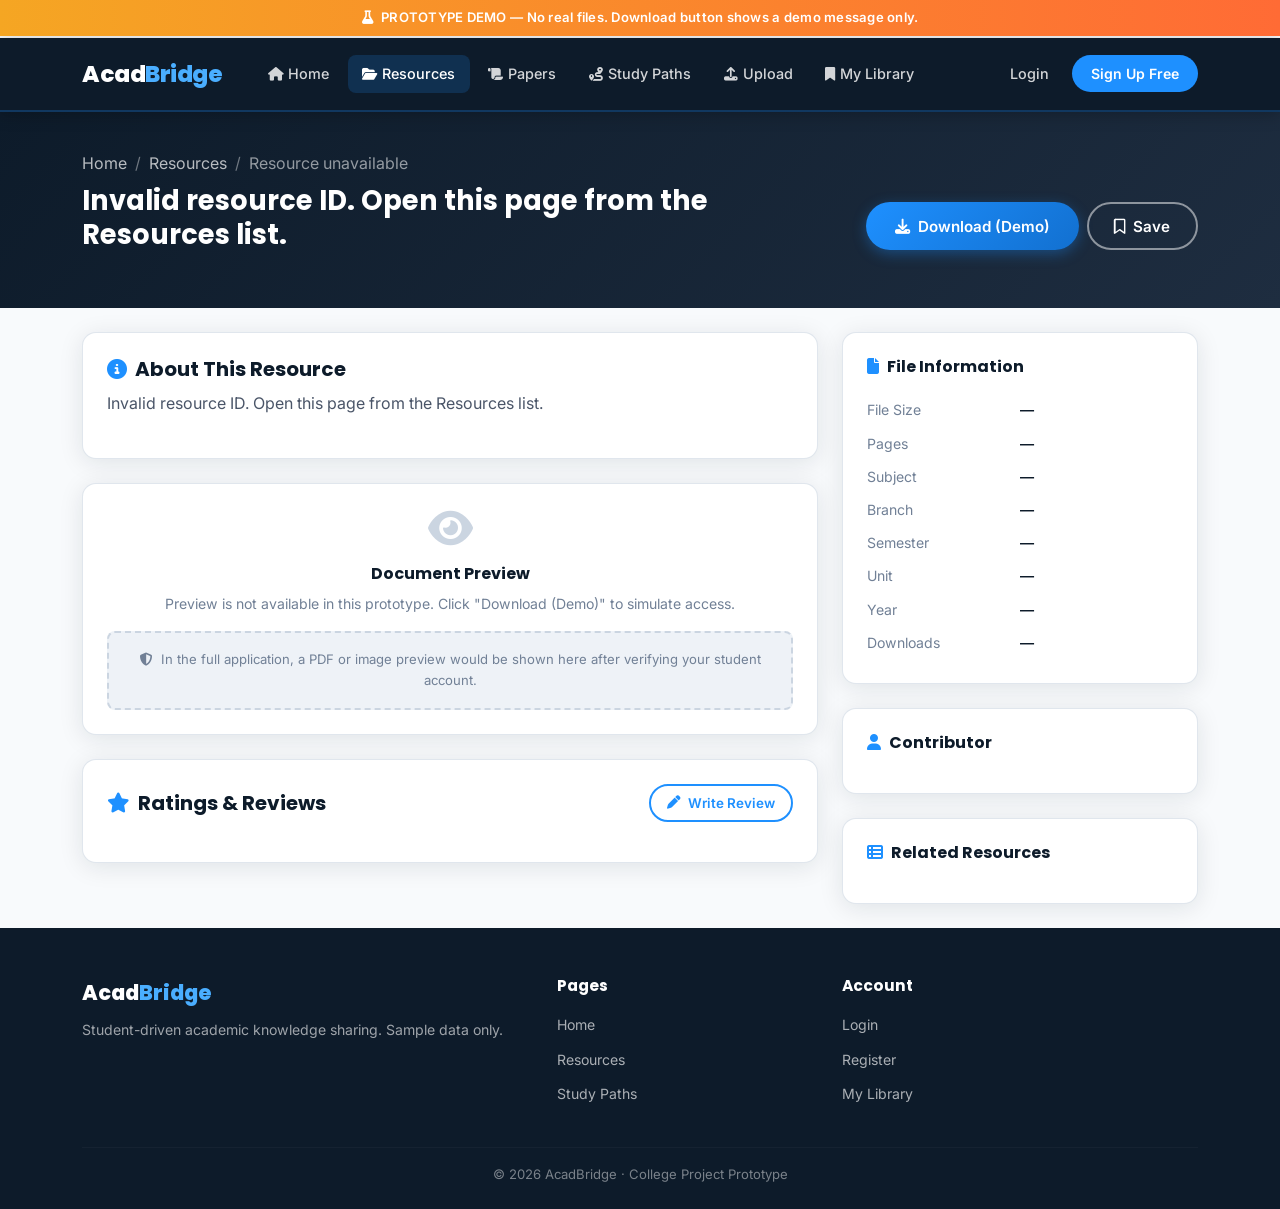
<file: src/main/resources/static/resource-details.html>
<!DOCTYPE html>
<html lang="en">
<head>
  <meta charset="UTF-8" />
  <meta name="viewport" content="width=device-width, initial-scale=1.0" />
  <title>Resource Details — AcadBridge</title>
  <meta name="description" content="View full details of this academic resource on AcadBridge." />
  <link rel="stylesheet" href="https://cdnjs.cloudflare.com/ajax/libs/bootstrap/5.3.2/css/bootstrap.min.css" />
  <link rel="stylesheet" href="https://cdnjs.cloudflare.com/ajax/libs/font-awesome/6.5.1/css/all.min.css" />
  <link rel="stylesheet" href="css/style.css" />
  <link rel="stylesheet" href="css/responsive.css" />
</head>
<body>

<div class="demo-banner">
  <i class="fas fa-flask"></i>
  PROTOTYPE DEMO — No real files. Download button shows a demo message only.
</div>

<nav class="navbar navbar-expand-lg">
  <div class="container">
    <a class="navbar-brand" href="index.html">Acad<span>Bridge</span></a>
    <button class="navbar-toggler" type="button" data-bs-toggle="collapse" data-bs-target="#mainNav">
      <span class="navbar-toggler-icon"></span>
    </button>
    <div class="collapse navbar-collapse" id="mainNav">
      <ul class="navbar-nav me-auto ms-3 gap-1">
        <li class="nav-item"><a class="nav-link" href="index.html"><i class="fas fa-home"></i>Home</a></li>
        <li class="nav-item"><a class="nav-link active" href="resources.html"><i class="fas fa-folder-open"></i>Resources</a></li>
        <li class="nav-item"><a class="nav-link" href="previous-papers.html"><i class="fas fa-scroll"></i>Papers</a></li>
        <li class="nav-item"><a class="nav-link" href="study-paths.html"><i class="fas fa-route"></i>Study Paths</a></li>
        <li class="nav-item"><a class="nav-link" href="upload.html"><i class="fas fa-upload"></i>Upload</a></li>
        <li class="nav-item"><a class="nav-link" href="my-library.html"><i class="fas fa-bookmark"></i>My Library</a></li>
      </ul>
      <div class="d-flex align-items-center gap-2">
        <a href="login.html" class="nav-link text-white-50" style="font-size:0.9rem;font-weight:500">Login</a>
        <a href="register.html" class="btn-nav-cta">Sign Up Free</a>
      </div>
    </div>
  </div>
</nav>

<!-- Resource Hero -->
<div class="detail-hero" id="detailHero">
  <div class="container">
    <nav aria-label="breadcrumb">
      <ol class="breadcrumb">
        <li class="breadcrumb-item"><a href="index.html">Home</a></li>
        <li class="breadcrumb-item"><a href="resources.html">Resources</a></li>
        <li class="breadcrumb-item active" id="breadTitle">…</li>
      </ol>
    </nav>
    <div class="row align-items-center gy-3">
      <div class="col-md-8">
        <div id="detailBadge"></div>
        <h1 id="detailTitle">Loading…</h1>
        <div class="d-flex flex-wrap gap-3 mt-2" id="detailMeta"></div>
        <div class="d-flex align-items-center gap-2 mt-2" id="detailRating"></div>
      </div>
      <div class="col-md-4 text-md-end d-flex gap-2 justify-content-md-end flex-wrap">
        <button class="btn-primary-custom" id="downloadBtn" onclick="demoDownload()">
          <i class="fas fa-download"></i> Download (Demo)
        </button>
        <button class="btn-secondary-custom" id="bookmarkBtn" onclick="togglePageBookmark()" style="color:#fff;border-color:rgba(255,255,255,0.5)">
          <i class="far fa-bookmark"></i> Save
        </button>
      </div>
    </div>
  </div>
</div>

<div class="container py-4">
  <div class="row g-4">
    <!-- Main content -->
    <div class="col-lg-8">

      <!-- Description -->
      <div class="card-custom p-4 mb-4">
        <h5 class="text-navy mb-2"><i class="fas fa-info-circle me-2 text-blue"></i>About This Resource</h5>
        <p id="detailDesc" style="color:var(--text-mid);line-height:1.7"></p>
        <div class="d-flex flex-wrap gap-2 mt-3" id="detailTags"></div>
      </div>

      <!-- Preview placeholder -->
      <div class="card-custom p-4 mb-4" style="text-align:center">
        <i class="fas fa-eye" style="font-size:2.5rem;color:var(--mid-grey);margin-bottom:1rem;display:block"></i>
        <h6 class="text-navy">Document Preview</h6>
        <p style="color:var(--text-light);font-size:0.88rem">Preview is not available in this prototype. Click "Download (Demo)" to simulate access.</p>
        <div class="p-3 rounded-3 mt-3" style="background:var(--light-grey);border:2px dashed var(--mid-grey)">
          <p style="color:var(--text-light);font-size:0.82rem;margin:0">
            <i class="fas fa-shield-alt me-1"></i>
            In the full application, a PDF or image preview would be shown here after verifying your student account.
          </p>
        </div>
      </div>

      <!-- Reviews -->
      <div class="card-custom p-4 mb-4">
        <div class="d-flex justify-content-between align-items-center mb-3">
          <h5 class="text-navy m-0"><i class="fas fa-star me-2 text-blue"></i>Ratings &amp; Reviews</h5>
          <button class="btn-secondary-custom" style="padding:6px 16px;font-size:0.84rem" onclick="showToast('Rate &amp; review is available after login (demo).','info')">
            <i class="fas fa-pen"></i> Write Review
          </button>
        </div>
        <div id="reviewsContainer"></div>
      </div>
    </div>

    <!-- Sidebar -->
    <div class="col-lg-4">
      <!-- File Info -->
      <div class="card-custom p-4 mb-4">
        <h6 class="text-navy mb-3"><i class="fas fa-file me-2 text-blue"></i>File Information</h6>
        <table class="w-100" style="font-size:0.88rem">
          <tr><td style="color:var(--text-light);padding:5px 0;width:50%">File Size</td><td id="infoSize" style="font-weight:600;color:var(--navy)">—</td></tr>
          <tr><td style="color:var(--text-light);padding:5px 0">Pages</td><td id="infoPages" style="font-weight:600;color:var(--navy)">—</td></tr>
          <tr><td style="color:var(--text-light);padding:5px 0">Subject</td><td id="infoSubject" style="font-weight:600;color:var(--navy)">—</td></tr>
          <tr><td style="color:var(--text-light);padding:5px 0">Branch</td><td id="infoBranch" style="font-weight:600;color:var(--navy)">—</td></tr>
          <tr><td style="color:var(--text-light);padding:5px 0">Semester</td><td id="infoSemester" style="font-weight:600;color:var(--navy)">—</td></tr>
          <tr><td style="color:var(--text-light);padding:5px 0">Unit</td><td id="infoUnit" style="font-weight:600;color:var(--navy)">—</td></tr>
          <tr><td style="color:var(--text-light);padding:5px 0">Year</td><td id="infoYear" style="font-weight:600;color:var(--navy)">—</td></tr>
          <tr><td style="color:var(--text-light);padding:5px 0">Downloads</td><td id="infoDownloads" style="font-weight:600;color:var(--navy)">—</td></tr>
        </table>
      </div>

      <!-- Contributor -->
      <div class="card-custom p-4 mb-4">
        <h6 class="text-navy mb-3"><i class="fas fa-user me-2 text-blue"></i>Contributor</h6>
        <div class="d-flex align-items-center gap-3" id="contributorInfo"></div>
      </div>

      <!-- Related Resources -->
      <div class="card-custom p-4">
        <h6 class="text-navy mb-3"><i class="fas fa-th-list me-2 text-blue"></i>Related Resources</h6>
        <div id="relatedList"></div>
      </div>
    </div>
  </div>
</div>

<!-- Footer -->
<footer>
  <div class="container">
    <div class="row g-4">
      <div class="col-md-5">
        <div class="footer-brand mb-2">Acad<span>Bridge</span></div>
        <p style="font-size:0.88rem;color:rgba(255,255,255,0.6)">Student-driven academic knowledge sharing. Sample data only.</p>
      </div>
      <div class="col-md-3">
        <h5>Pages</h5>
        <ul>
          <li><a href="index.html">Home</a></li>
          <li><a href="resources.html">Resources</a></li>
          <li><a href="study-paths.html">Study Paths</a></li>
        </ul>
      </div>
      <div class="col-md-4">
        <h5>Account</h5>
        <ul>
          <li><a href="login.html">Login</a></li>
          <li><a href="register.html">Register</a></li>
          <li><a href="my-library.html">My Library</a></li>
        </ul>
      </div>
    </div>
    <hr class="footer-divider" />
    <div class="footer-bottom">&copy; 2026 AcadBridge · College Project Prototype</div>
  </div>
</footer>

<script src="https://cdnjs.cloudflare.com/ajax/libs/bootstrap/5.3.2/js/bootstrap.bundle.min.js"></script>
<script src="js/app.js"></script>
<script>

'use strict';

let currentResource = null;
let allResources = [];

function setText(id, value) {
  const element = document.getElementById(id);
  if (element) {
    element.textContent =
      value === null || value === undefined || value === ''
        ? 'Not provided'
        : String(value);
  }
}

function escapeHTML(value) {
  return String(value ?? '').replace(/[&<>"']/g, character => ({
    '&': '&amp;',
    '<': '&lt;',
    '>': '&gt;',
    '"': '&quot;',
    "'": '&#39;'
  })[character]);
}

async function loadResourceDetails() {
  const params = new URLSearchParams(location.search);
  const id = params.get('id');

  if (!id || !/^\d+$/.test(id)) {
    showDetailsError(
      'Invalid resource ID. Open this page from the Resources list.'
    );
    return;
  }

  try {
    const response = await fetch('/api/resources');

    if (!response.ok) {
      throw new Error(`HTTP ${response.status}`);
    }

    allResources = await response.json();

    currentResource = allResources.find(
      resource => String(resource.resourceId) === id
    );

    if (!currentResource) {
      showDetailsError('This resource was not found in the database.');
      return;
    }

    renderResourceDetails(currentResource);
  } catch (error) {
    console.error('Could not load resource details:', error);
    showDetailsError(
      'Could not load resource details. Check that the backend is running.'
    );
  }
}

function showDetailsError(message) {
  setText('detailTitle', message);
  setText('breadTitle', 'Resource unavailable');
  setText('detailDesc', message);

  const reviews = document.getElementById('reviewsContainer');
  if (reviews) reviews.innerHTML = '';
}

function renderResourceDetails(resource) {
  const title = resource.title || 'Untitled Resource';
  const subject = resource.subject || 'Not provided';
  const branch = resource.branch || 'Not provided';
  const contributor = resource.uploadedBy || 'Unknown';
  const description =
    resource.description || 'No description provided.';

  const date = resource.createdAt
    ? new Date(resource.createdAt).toLocaleDateString()
    : 'Not provided';

  document.title = `${title} — AcadBridge`;

  setText('breadTitle', title);
  setText('detailTitle', title);
  setText('detailDesc', description);

  const meta = document.getElementById('detailMeta');

  if (meta) {
    meta.innerHTML = `
      <span class="text-white-50">
        <i class="fas fa-code-branch me-1"></i>
        ${escapeHTML(branch)}
      </span>
      <span class="text-white-50">
        <i class="fas fa-book me-1"></i>
        ${escapeHTML(subject)}
      </span>
      <span class="text-white-50">
        <i class="fas fa-calendar me-1"></i>
        ${escapeHTML(date)}
      </span>`;
  }

  const badge = document.getElementById('detailBadge');

  if (badge) {
    badge.innerHTML =
      '<span class="badge-type mb-2">Academic Resource</span>';
  }

  setText('detailRating', 'Ratings not available yet');

  const tags = document.getElementById('detailTags');

  if (tags) {
    tags.innerHTML = [subject, branch]
      .filter(value => value && value !== 'Not provided')
      .map(value =>
        `<span style="background:var(--light-grey);color:var(--navy);border-radius:50px;padding:4px 12px;font-size:0.8rem;font-weight:600">#${escapeHTML(value)}</span>`
      )
      .join('');
  }

  setText('infoSize', 'Not recorded');
  setText('infoPages', 'Not recorded');
  setText('infoSubject', subject);
  setText('infoBranch', branch);
  setText('infoSemester', 'Not recorded');
  setText('infoUnit', 'Not recorded');
  setText('infoYear', date);
  setText('infoDownloads', 'Not tracked');

  const contributorElement =
    document.getElementById('contributorInfo');

  if (contributorElement) {
    const initials = contributor
      .split(/\s+/)
      .filter(Boolean)
      .map(name => name[0])
      .join('')
      .slice(0, 3);

    contributorElement.innerHTML = `
      <div class="avatar-sm"
        style="background:linear-gradient(135deg,var(--blue),var(--accent));color:#fff;width:48px;height:48px;font-size:1rem;display:flex;align-items:center;justify-content:center;border-radius:50%">
        ${escapeHTML(initials)}
      </div>
      <div>
        <div style="font-weight:700;color:var(--navy)">
          ${escapeHTML(contributor)}
        </div>
        <div style="font-size:0.8rem;color:var(--text-light)">
          ${escapeHTML(branch)}
        </div>
      </div>`;
  }

  const reviews = document.getElementById('reviewsContainer');

  if (reviews) {
    reviews.innerHTML =
      '<p class="text-muted">No reviews have been added yet.</p>';
  }

  const related = allResources.filter(item =>
    String(item.resourceId) !== String(resource.resourceId) &&
    (
      (item.subject && item.subject === resource.subject) ||
      (item.branch && item.branch === resource.branch)
    )
  ).slice(0, 4);

  const relatedElement = document.getElementById('relatedList');

  if (relatedElement) {
    relatedElement.innerHTML = related.length
      ? related.map(item => `
          <a href="resource-details.html?id=${encodeURIComponent(item.resourceId)}"
             class="d-flex align-items-start gap-2 mb-3 text-decoration-none">
            <div style="width:36px;height:36px;border-radius:8px;background:var(--light-grey);display:flex;align-items:center;justify-content:center;flex-shrink:0">
              <i class="fas fa-file" style="color:var(--blue)"></i>
            </div>
            <div>
              <div style="font-size:0.85rem;font-weight:600;color:var(--navy)">
                ${escapeHTML(item.title)}
              </div>
              <div style="font-size:0.76rem;color:var(--text-light)">
                ${escapeHTML(item.subject || 'Not provided')}
              </div>
            </div>
          </a>`).join('')
      : '<p class="text-muted small">No related resources yet.</p>';
  }

  const bookmarkButton = document.getElementById('bookmarkBtn');

  if (bookmarkButton && typeof isBookmarked === 'function') {
    updateBookmarkBtn(
      isBookmarked(String(resource.resourceId))
    );
  }
}

function updateBookmarkBtn(saved) {
  const button = document.getElementById('bookmarkBtn');

  if (!button) return;

  button.innerHTML = saved
    ? '<i class="fas fa-bookmark"></i> Saved'
    : '<i class="far fa-bookmark"></i> Save';
}

function togglePageBookmark() {
  if (!currentResource || typeof toggleBookmark !== 'function') {
    return;
  }

  const saved = toggleBookmark(
    String(currentResource.resourceId)
  );

  updateBookmarkBtn(saved);
}


function demoDownload() {
  if (!currentResource) {
    alert('Please open a resource first.');
    return;
  }

  window.location.href =
    `/api/resources/${currentResource.resourceId}/download`;
}


document.addEventListener('DOMContentLoaded', loadResourceDetails);

</script>
</body>
</html>
</file>
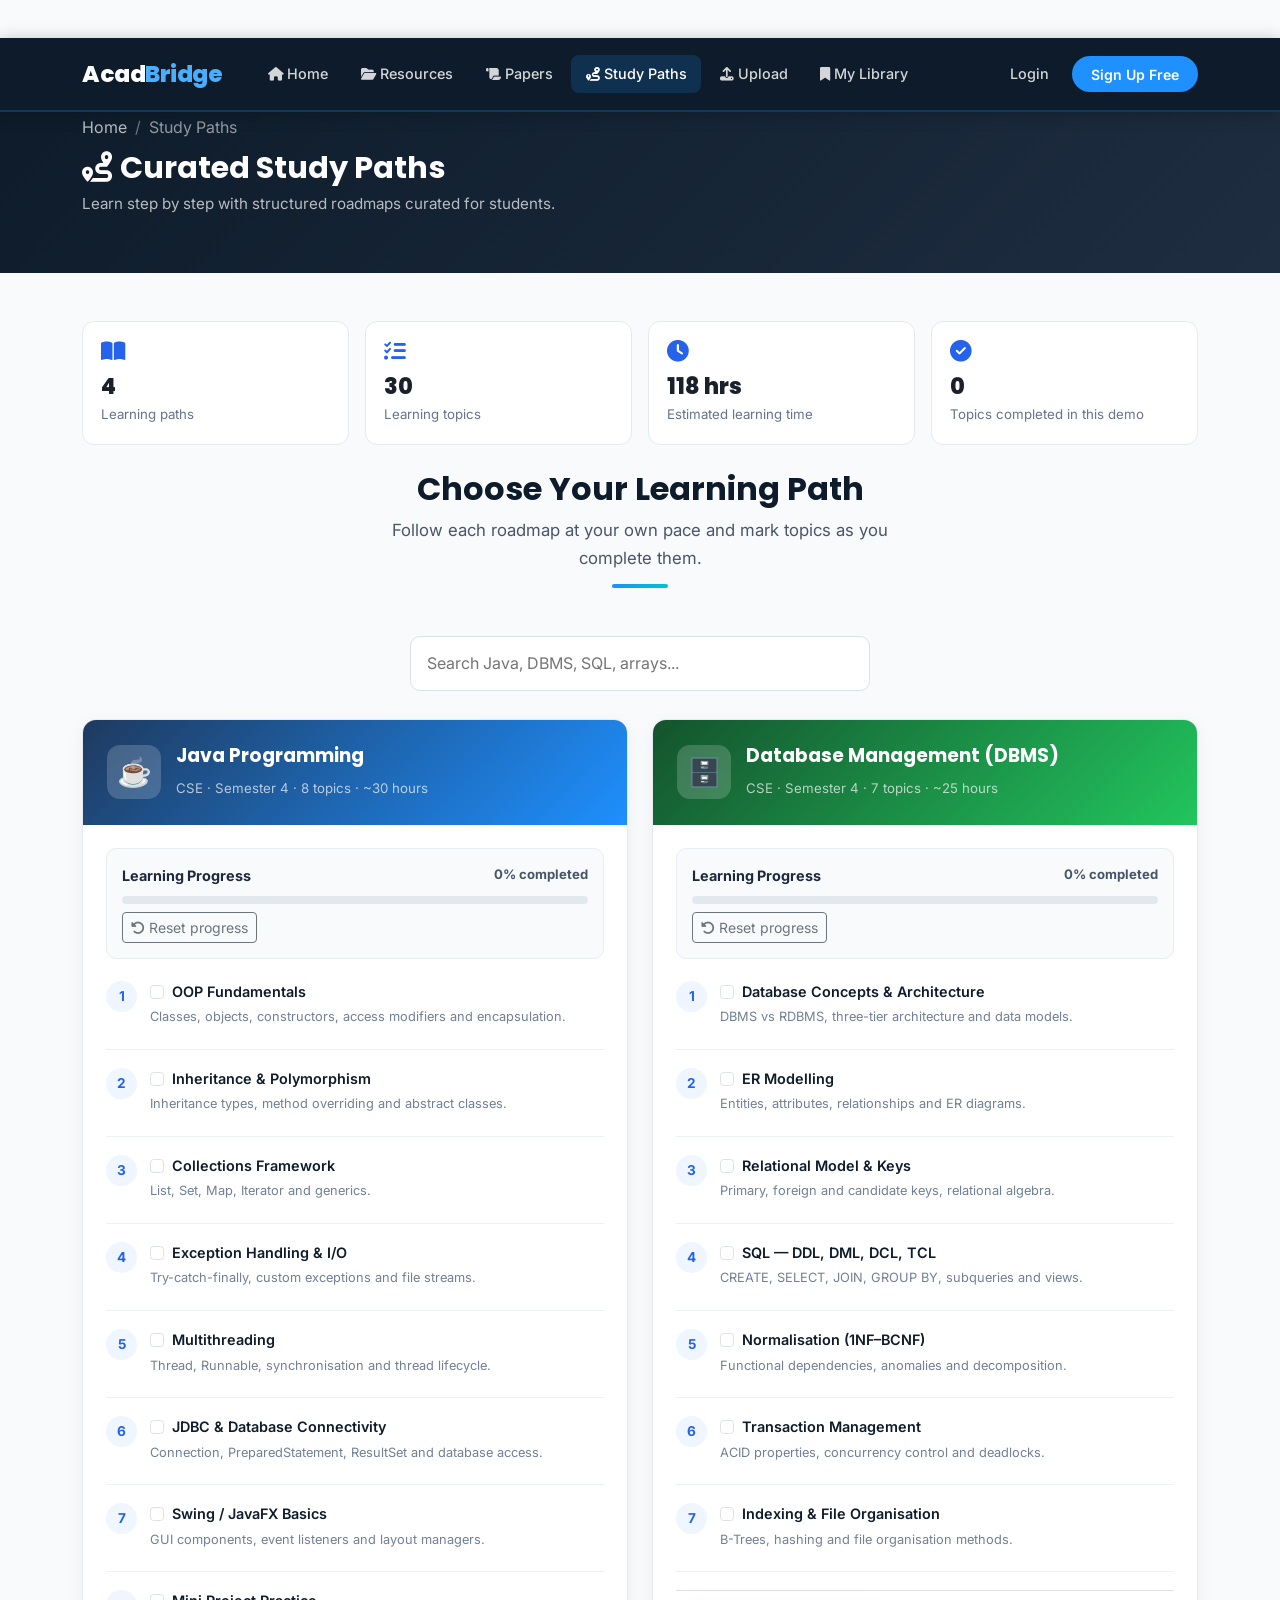
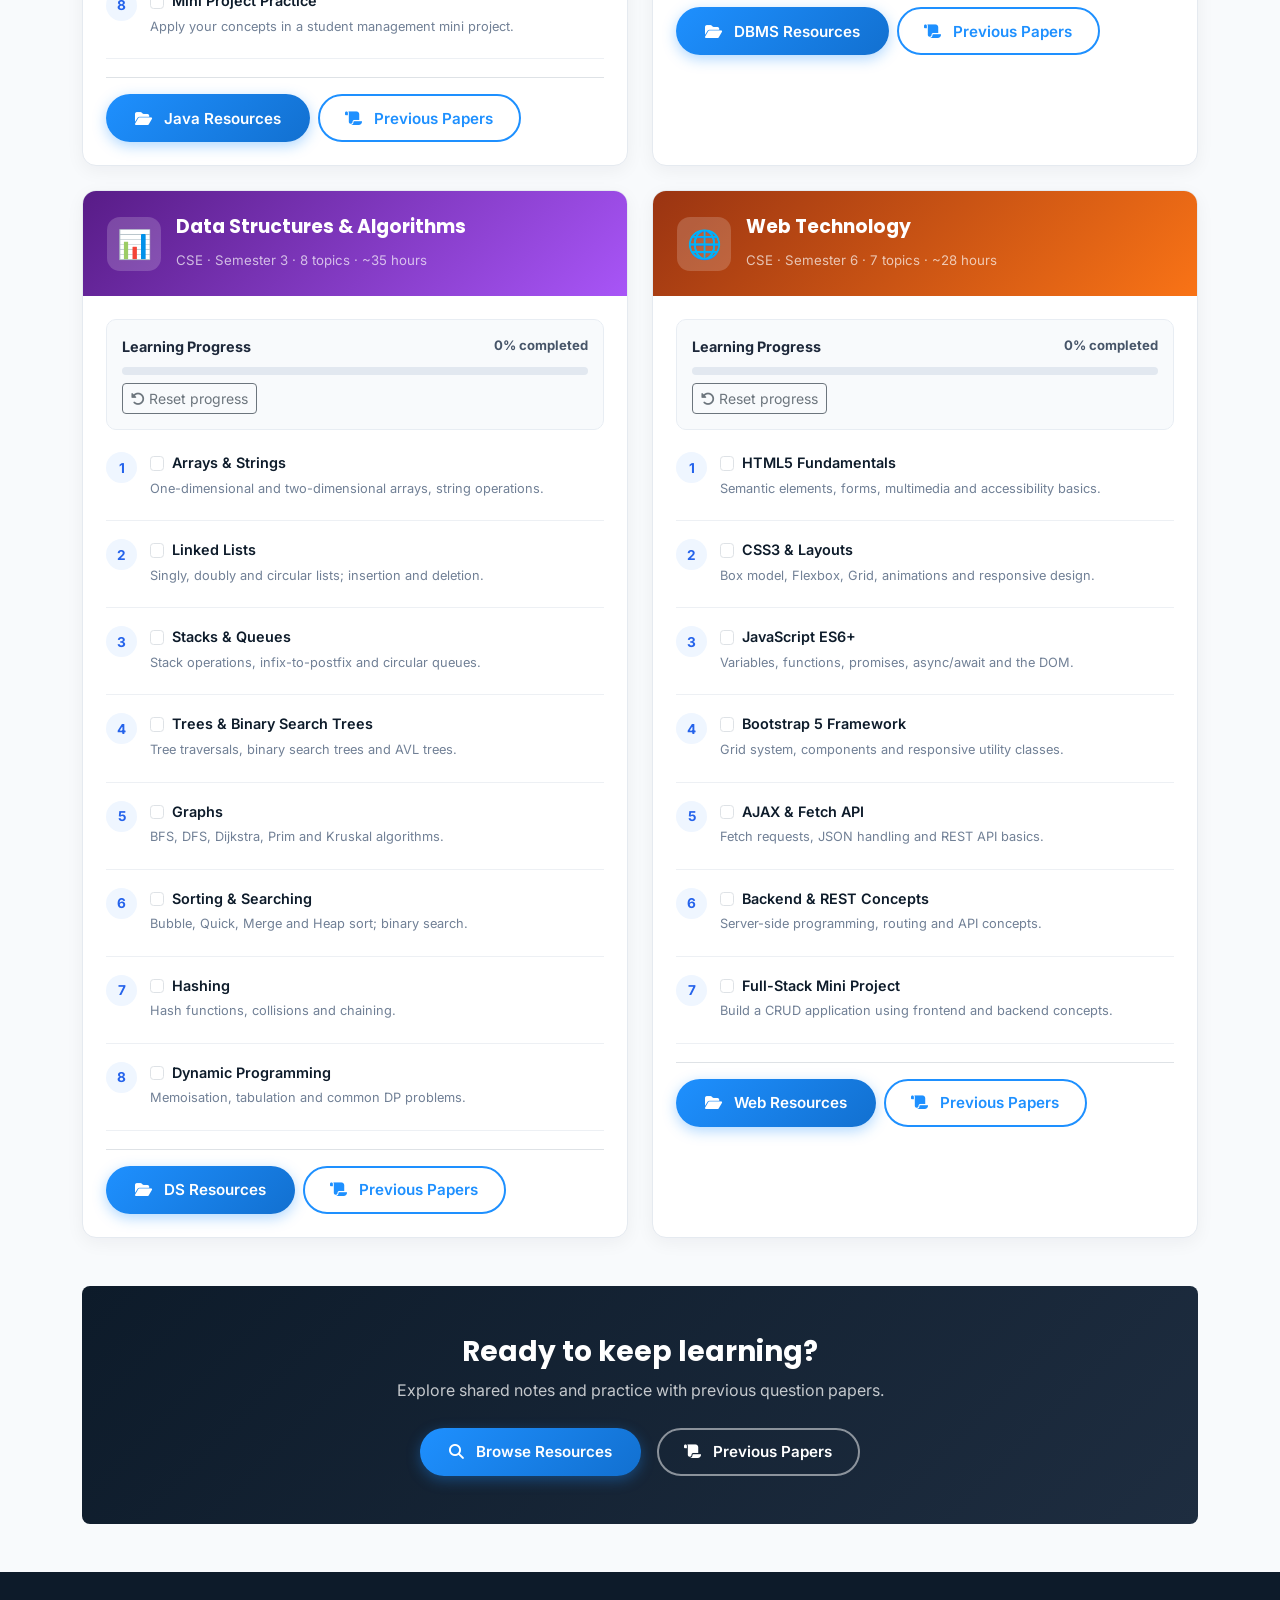
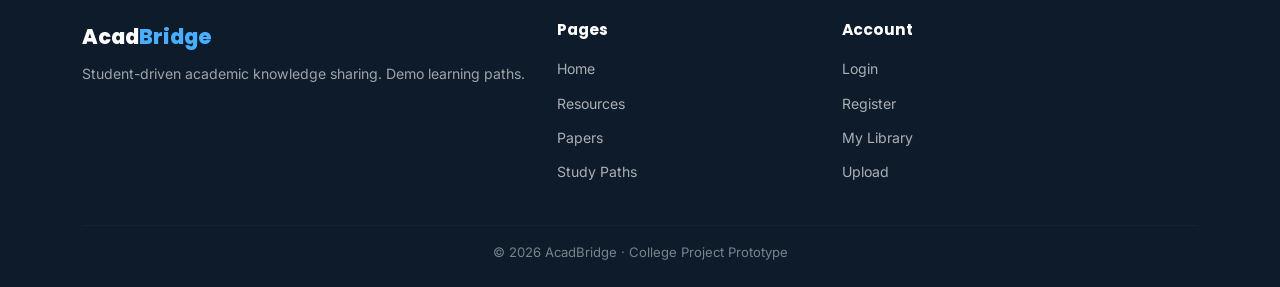
<file: src/main/resources/static/study-paths.html>
<!DOCTYPE html>
<html lang="en">
<head>
  <meta charset="UTF-8">
  <meta name="viewport" content="width=device-width, initial-scale=1.0">
  <title>Study Paths — AcadBridge</title>
  <meta name="description" content="Explore curated academic learning paths on AcadBridge.">

  <link rel="stylesheet" href="https://cdnjs.cloudflare.com/ajax/libs/bootstrap/5.3.2/css/bootstrap.min.css">
  <link rel="stylesheet" href="https://cdnjs.cloudflare.com/ajax/libs/font-awesome/6.5.1/css/all.min.css">
  <link rel="stylesheet" href="css/style.css">
  <link rel="stylesheet" href="css/responsive.css">

  <style>
    

    .path-card {
      height: 100%;
      overflow: hidden;
      border-radius: 14px;
      background: #fff;
      border: 1px solid #e5eaf0;
      box-shadow: 0 5px 18px rgba(15, 23, 42, .05);
      transition: transform .2s, box-shadow .2s;
    }

    .path-card:hover {
      transform: translateY(-3px);
      box-shadow: 0 12px 28px rgba(15, 23, 42, .09);
    }

    .path-header {
      display: flex;
      align-items: center;
      gap: 15px;
      padding: 24px;
      color: #fff;
    }

    .path-header h4 {
      margin: 0 0 7px;
      font-size: 1.18rem;
      font-weight: 700;
      color: #fff;
    }

    .path-header span {
      color: rgba(255,255,255,.85);
      font-size: .83rem;
    }

    .path-icon {
      width: 54px;
      height: 54px;
      flex-shrink: 0;
      display: grid;
      place-items: center;
      border-radius: 13px;
      background: rgba(255,255,255,.18);
      font-size: 28px;
    }

    .path-body {
      padding: 23px;
    }

    .path-progress {
      padding: 15px;
      margin-bottom: 22px;
      background: #f8fafc;
      border: 1px solid #e8edf3;
      border-radius: 10px;
    }

    .path-progress strong {
      font-size: .9rem;
      color: #1e293b;
    }

    .progress-label {
      font-size: .82rem;
      color: #475569;
      font-weight: 700;
    }

    .path-progress .progress {
      background: #e2e8f0;
      border-radius: 20px;
      overflow: hidden;
    }

    .path-progress .progress-bar {
      transition: width .25s ease;
    }

    .path-step {
      display: flex;
      align-items: flex-start;
      gap: 13px;
      padding-bottom: 21px;
      margin-bottom: 18px;
      border-bottom: 1px solid #edf0f4;
    }

    .path-step:last-child {
      border-bottom: none;
      margin-bottom: 0;
    }

    .path-step-num {
      width: 31px;
      height: 31px;
      min-width: 31px;
      display: grid;
      place-items: center;
      border-radius: 50%;
      background: #eff6ff;
      color: #2563eb;
      font-weight: 700;
      font-size: .85rem;
    }

    .ps-title {
      display: flex;
      align-items: flex-start;
      gap: 8px;
      color: #1e293b;
      font-size: .94rem;
      font-weight: 700;
      line-height: 1.5;
    }

    .topic-checkbox {
      margin-top: 4px;
      flex-shrink: 0;
      cursor: pointer;
    }

    .ps-desc {
      margin-top: 5px;
      color: #64748b;
      font-size: .84rem;
      line-height: 1.6;
    }

    .path-step.completed .ps-title {
      color: #15803d;
    }

    .path-step.completed .ps-desc {
      color: #64748b;
    }

    .path-step.completed .path-step-num {
      background: #dcfce7;
      color: #15803d;
    }

    .path-actions a {
      text-decoration: none;
    }

    .path-search {
      max-width: 460px;
      margin: 0 auto 28px;
    }

    .path-search input {
      width: 100%;
      padding: 13px 16px;
      border: 1px solid #dbe2ea;
      border-radius: 10px;
      background: #fff;
    }

    .path-search input:focus {
      outline: 2px solid rgba(37,99,235,.15);
      border-color: #2563eb;
    }

    .no-paths {
      display: none;
      padding: 35px 15px;
      text-align: center;
      color: #64748b;
      border: 1px dashed #cbd5e1;
      border-radius: 12px;
    }

    .path-summary {
      border: 1px solid #e5eaf0;
      border-radius: 12px;
      padding: 18px;
      height: 100%;
      background: #fff;
    }

    .path-summary i {
      font-size: 1.35rem;
      color: #2563eb;
      margin-bottom: 10px;
    }

    .path-summary h5 {
      font-size: 1.4rem;
      font-weight: 800;
      margin-bottom: 4px;
    }

    .path-summary p {
      font-size: .83rem;
      color: #64748b;
      margin: 0;
    }

    @media (max-width: 576px) {
      .path-header {
        padding: 18px;
      }

      .path-body {
        padding: 17px;
      }

      .path-header h4 {
        font-size: 1rem;
      }
    }
  </style>
</head>

<body>

</div>

<!-- Navigation -->
<nav class="navbar navbar-expand-lg">
  <div class="container">
    <a class="navbar-brand" href="index.html">Acad<span>Bridge</span></a>

    <button class="navbar-toggler" type="button"
      data-bs-toggle="collapse" data-bs-target="#mainNav"
      aria-controls="mainNav" aria-expanded="false"
      aria-label="Toggle navigation">
      <span class="navbar-toggler-icon"></span>
    </button>

    <div class="collapse navbar-collapse" id="mainNav">
      <ul class="navbar-nav me-auto ms-lg-3 gap-1">
        <li class="nav-item"><a class="nav-link" href="index.html"><i class="fas fa-home me-1"></i>Home</a></li>
        <li class="nav-item"><a class="nav-link" href="resources.html"><i class="fas fa-folder-open me-1"></i>Resources</a></li>
        <li class="nav-item"><a class="nav-link" href="previous-papers.html"><i class="fas fa-scroll me-1"></i>Papers</a></li>
        <li class="nav-item"><a class="nav-link active" href="study-paths.html"><i class="fas fa-route me-1"></i>Study Paths</a></li>
        <li class="nav-item"><a class="nav-link" href="upload.html"><i class="fas fa-upload me-1"></i>Upload</a></li>
        <li class="nav-item"><a class="nav-link" href="my-library.html"><i class="fas fa-bookmark me-1"></i>My Library</a></li>
      </ul>

      <div class="d-flex align-items-center gap-2">
        <a href="login.html" class="nav-link text-white-50">Login</a>
        <a href="register.html" class="btn-nav-cta">Sign Up Free</a>
      </div>
    </div>
  </div>
</nav>

<!-- Page heading -->
<div class="page-header">
  <div class="container">
    <nav aria-label="breadcrumb">
      <ol class="breadcrumb">
        <li class="breadcrumb-item"><a href="index.html">Home</a></li>
        <li class="breadcrumb-item active" aria-current="page">Study Paths</li>
      </ol>
    </nav>

    <h1><i class="fas fa-route me-2"></i>Curated Study Paths</h1>
    <p>Learn step by step with structured roadmaps curated for students.</p>
  </div>
</div>

<main class="container py-5">

  <!-- Summary cards -->
  <div class="row g-3 mb-4">
    <div class="col-6 col-lg-3">
      <div class="path-summary">
        <i class="fas fa-book-open"></i>
        <h5>4</h5>
        <p>Learning paths</p>
      </div>
    </div>
    <div class="col-6 col-lg-3">
      <div class="path-summary">
        <i class="fas fa-list-check"></i>
        <h5 id="totalTopics">30</h5>
        <p>Learning topics</p>
      </div>
    </div>
    <div class="col-6 col-lg-3">
      <div class="path-summary">
        <i class="fas fa-clock"></i>
        <h5>118 hrs</h5>
        <p>Estimated learning time</p>
      </div>
    </div>
    <div class="col-6 col-lg-3">
      <div class="path-summary">
        <i class="fas fa-check-circle"></i>
        <h5 id="completedTopics">0</h5>
        <p>Topics completed in this demo</p>
      </div>
    </div>
  </div>

  <div class="text-center mb-4">
    <div class="section-title">
      <h2>Choose Your Learning Path</h2>
      <p>Follow each roadmap at your own pace and mark topics as you complete them.</p>
      <div class="section-divider"></div>
    </div>
  </div>

  <!-- Search paths -->
  <div class="path-search">
    <input id="pathSearch" type="search"
      placeholder="Search Java, DBMS, SQL, arrays..."
      aria-label="Search learning paths">
  </div>

  <div class="row g-4" id="pathGrid">

    <!-- Java -->
    <div class="col-lg-6 path-column" data-path="java programming oop jdbc collections">
      <article class="path-card" data-path-card>
        <div class="path-header" style="background:linear-gradient(135deg,#1E3A5F,#1E90FF)">
          <div class="path-icon">☕</div>
          <div>
            <h4>Java Programming</h4>
            <span>CSE · Semester 4 · 8 topics · ~30 hours</span>
          </div>
        </div>

        <div class="path-body">
          <div class="path-progress">
            <div class="d-flex justify-content-between mb-2">
              <strong>Learning Progress</strong>
              <span class="progress-label">0% completed</span>
            </div>
            <div class="progress" style="height:8px">
              <div class="progress-bar" role="progressbar"
                style="width:0%;background:#2563eb"
                aria-valuenow="0" aria-valuemin="0" aria-valuemax="100"></div>
            </div>
            <button type="button" class="btn btn-sm btn-outline-secondary mt-2 reset-progress">
              <i class="fas fa-rotate-left me-1"></i>Reset progress
            </button>
          </div>

          <div class="path-step">
            <div class="path-step-num">1</div>
            <div>
              <div class="ps-title">OOP Fundamentals</div>
              <div class="ps-desc">Classes, objects, constructors, access modifiers and encapsulation.</div>
            </div>
          </div>
          <div class="path-step">
            <div class="path-step-num">2</div>
            <div>
              <div class="ps-title">Inheritance &amp; Polymorphism</div>
              <div class="ps-desc">Inheritance types, method overriding and abstract classes.</div>
            </div>
          </div>
          <div class="path-step">
            <div class="path-step-num">3</div>
            <div>
              <div class="ps-title">Collections Framework</div>
              <div class="ps-desc">List, Set, Map, Iterator and generics.</div>
            </div>
          </div>
          <div class="path-step">
            <div class="path-step-num">4</div>
            <div>
              <div class="ps-title">Exception Handling &amp; I/O</div>
              <div class="ps-desc">Try-catch-finally, custom exceptions and file streams.</div>
            </div>
          </div>
          <div class="path-step">
            <div class="path-step-num">5</div>
            <div>
              <div class="ps-title">Multithreading</div>
              <div class="ps-desc">Thread, Runnable, synchronisation and thread lifecycle.</div>
            </div>
          </div>
          <div class="path-step">
            <div class="path-step-num">6</div>
            <div>
              <div class="ps-title">JDBC &amp; Database Connectivity</div>
              <div class="ps-desc">Connection, PreparedStatement, ResultSet and database access.</div>
            </div>
          </div>
          <div class="path-step">
            <div class="path-step-num">7</div>
            <div>
              <div class="ps-title">Swing / JavaFX Basics</div>
              <div class="ps-desc">GUI components, event listeners and layout managers.</div>
            </div>
          </div>
          <div class="path-step">
            <div class="path-step-num">8</div>
            <div>
              <div class="ps-title">Mini Project Practice</div>
              <div class="ps-desc">Apply your concepts in a student management mini project.</div>
            </div>
          </div>

          <div class="mt-3 pt-3 border-top d-flex gap-2 flex-wrap path-actions">
            <a href="resources.html?subject=Java%20Programming" class="btn-primary-custom">
              <i class="fas fa-folder-open me-1"></i>Java Resources
            </a>
            <a href="previous-papers.html" class="btn-secondary-custom">
              <i class="fas fa-scroll me-1"></i>Previous Papers
            </a>
          </div>
        </div>
      </article>
    </div>

    <!-- DBMS -->
    <div class="col-lg-6 path-column" data-path="dbms database sql er modelling normalization">
      <article class="path-card" data-path-card>
        <div class="path-header" style="background:linear-gradient(135deg,#14532D,#22C55E)">
          <div class="path-icon">🗄️</div>
          <div>
            <h4>Database Management (DBMS)</h4>
            <span>CSE · Semester 4 · 7 topics · ~25 hours</span>
          </div>
        </div>

        <div class="path-body">
          <div class="path-progress">
            <div class="d-flex justify-content-between mb-2">
              <strong>Learning Progress</strong>
              <span class="progress-label">0% completed</span>
            </div>
            <div class="progress" style="height:8px">
              <div class="progress-bar" role="progressbar"
                style="width:0%;background:#16a34a"
                aria-valuenow="0" aria-valuemin="0" aria-valuemax="100"></div>
            </div>
            <button type="button" class="btn btn-sm btn-outline-secondary mt-2 reset-progress">
              <i class="fas fa-rotate-left me-1"></i>Reset progress
            </button>
          </div>

          <div class="path-step">
            <div class="path-step-num">1</div>
            <div>
              <div class="ps-title">Database Concepts &amp; Architecture</div>
              <div class="ps-desc">DBMS vs RDBMS, three-tier architecture and data models.</div>
            </div>
          </div>
          <div class="path-step">
            <div class="path-step-num">2</div>
            <div>
              <div class="ps-title">ER Modelling</div>
              <div class="ps-desc">Entities, attributes, relationships and ER diagrams.</div>
            </div>
          </div>
          <div class="path-step">
            <div class="path-step-num">3</div>
            <div>
              <div class="ps-title">Relational Model &amp; Keys</div>
              <div class="ps-desc">Primary, foreign and candidate keys, relational algebra.</div>
            </div>
          </div>
          <div class="path-step">
            <div class="path-step-num">4</div>
            <div>
              <div class="ps-title">SQL — DDL, DML, DCL, TCL</div>
              <div class="ps-desc">CREATE, SELECT, JOIN, GROUP BY, subqueries and views.</div>
            </div>
          </div>
          <div class="path-step">
            <div class="path-step-num">5</div>
            <div>
              <div class="ps-title">Normalisation (1NF–BCNF)</div>
              <div class="ps-desc">Functional dependencies, anomalies and decomposition.</div>
            </div>
          </div>
          <div class="path-step">
            <div class="path-step-num">6</div>
            <div>
              <div class="ps-title">Transaction Management</div>
              <div class="ps-desc">ACID properties, concurrency control and deadlocks.</div>
            </div>
          </div>
          <div class="path-step">
            <div class="path-step-num">7</div>
            <div>
              <div class="ps-title">Indexing &amp; File Organisation</div>
              <div class="ps-desc">B-Trees, hashing and file organisation methods.</div>
            </div>
          </div>

          <div class="mt-3 pt-3 border-top d-flex gap-2 flex-wrap path-actions">
            <a href="resources.html?subject=DBMS" class="btn-primary-custom">
              <i class="fas fa-folder-open me-1"></i>DBMS Resources
            </a>
            <a href="previous-papers.html" class="btn-secondary-custom">
              <i class="fas fa-scroll me-1"></i>Previous Papers
            </a>
          </div>
        </div>
      </article>
    </div>

    <!-- Data Structures -->
    <div class="col-lg-6 path-column" data-path="data structures algorithms arrays trees graphs sorting">
      <article class="path-card" data-path-card>
        <div class="path-header" style="background:linear-gradient(135deg,#581C87,#A855F7)">
          <div class="path-icon">📊</div>
          <div>
            <h4>Data Structures &amp; Algorithms</h4>
            <span>CSE · Semester 3 · 8 topics · ~35 hours</span>
          </div>
        </div>

        <div class="path-body">
          <div class="path-progress">
            <div class="d-flex justify-content-between mb-2">
              <strong>Learning Progress</strong>
              <span class="progress-label">0% completed</span>
            </div>
            <div class="progress" style="height:8px">
              <div class="progress-bar" role="progressbar"
                style="width:0%;background:#9333ea"
                aria-valuenow="0" aria-valuemin="0" aria-valuemax="100"></div>
            </div>
            <button type="button" class="btn btn-sm btn-outline-secondary mt-2 reset-progress">
              <i class="fas fa-rotate-left me-1"></i>Reset progress
            </button>
          </div>

          <div class="path-step">
            <div class="path-step-num">1</div>
            <div>
              <div class="ps-title">Arrays &amp; Strings</div>
              <div class="ps-desc">One-dimensional and two-dimensional arrays, string operations.</div>
            </div>
          </div>
          <div class="path-step">
            <div class="path-step-num">2</div>
            <div>
              <div class="ps-title">Linked Lists</div>
              <div class="ps-desc">Singly, doubly and circular lists; insertion and deletion.</div>
            </div>
          </div>
          <div class="path-step">
            <div class="path-step-num">3</div>
            <div>
              <div class="ps-title">Stacks &amp; Queues</div>
              <div class="ps-desc">Stack operations, infix-to-postfix and circular queues.</div>
            </div>
          </div>
          <div class="path-step">
            <div class="path-step-num">4</div>
            <div>
              <div class="ps-title">Trees &amp; Binary Search Trees</div>
              <div class="ps-desc">Tree traversals, binary search trees and AVL trees.</div>
            </div>
          </div>
          <div class="path-step">
            <div class="path-step-num">5</div>
            <div>
              <div class="ps-title">Graphs</div>
              <div class="ps-desc">BFS, DFS, Dijkstra, Prim and Kruskal algorithms.</div>
            </div>
          </div>
          <div class="path-step">
            <div class="path-step-num">6</div>
            <div>
              <div class="ps-title">Sorting &amp; Searching</div>
              <div class="ps-desc">Bubble, Quick, Merge and Heap sort; binary search.</div>
            </div>
          </div>
          <div class="path-step">
            <div class="path-step-num">7</div>
            <div>
              <div class="ps-title">Hashing</div>
              <div class="ps-desc">Hash functions, collisions and chaining.</div>
            </div>
          </div>
          <div class="path-step">
            <div class="path-step-num">8</div>
            <div>
              <div class="ps-title">Dynamic Programming</div>
              <div class="ps-desc">Memoisation, tabulation and common DP problems.</div>
            </div>
          </div>

          <div class="mt-3 pt-3 border-top d-flex gap-2 flex-wrap path-actions">
            <a href="resources.html?q=Data%20Structures" class="btn-primary-custom">
              <i class="fas fa-folder-open me-1"></i>DS Resources
            </a>
            <a href="previous-papers.html" class="btn-secondary-custom">
              <i class="fas fa-scroll me-1"></i>Previous Papers
            </a>
          </div>
        </div>
      </article>
    </div>

    <!-- Web Technology -->
    <div class="col-lg-6 path-column" data-path="web technology html css javascript bootstrap">
      <article class="path-card" data-path-card>
        <div class="path-header" style="background:linear-gradient(135deg,#9A3412,#F97316)">
          <div class="path-icon">🌐</div>
          <div>
            <h4>Web Technology</h4>
            <span>CSE · Semester 6 · 7 topics · ~28 hours</span>
          </div>
        </div>

        <div class="path-body">
          <div class="path-progress">
            <div class="d-flex justify-content-between mb-2">
              <strong>Learning Progress</strong>
              <span class="progress-label">0% completed</span>
            </div>
            <div class="progress" style="height:8px">
              <div class="progress-bar" role="progressbar"
                style="width:0%;background:#ea580c"
                aria-valuenow="0" aria-valuemin="0" aria-valuemax="100"></div>
            </div>
            <button type="button" class="btn btn-sm btn-outline-secondary mt-2 reset-progress">
              <i class="fas fa-rotate-left me-1"></i>Reset progress
            </button>
          </div>

          <div class="path-step">
            <div class="path-step-num">1</div>
            <div>
              <div class="ps-title">HTML5 Fundamentals</div>
              <div class="ps-desc">Semantic elements, forms, multimedia and accessibility basics.</div>
            </div>
          </div>
          <div class="path-step">
            <div class="path-step-num">2</div>
            <div>
              <div class="ps-title">CSS3 &amp; Layouts</div>
              <div class="ps-desc">Box model, Flexbox, Grid, animations and responsive design.</div>
            </div>
          </div>
          <div class="path-step">
            <div class="path-step-num">3</div>
            <div>
              <div class="ps-title">JavaScript ES6+</div>
              <div class="ps-desc">Variables, functions, promises, async/await and the DOM.</div>
            </div>
          </div>
          <div class="path-step">
            <div class="path-step-num">4</div>
            <div>
              <div class="ps-title">Bootstrap 5 Framework</div>
              <div class="ps-desc">Grid system, components and responsive utility classes.</div>
            </div>
          </div>
          <div class="path-step">
            <div class="path-step-num">5</div>
            <div>
              <div class="ps-title">AJAX &amp; Fetch API</div>
              <div class="ps-desc">Fetch requests, JSON handling and REST API basics.</div>
            </div>
          </div>
          <div class="path-step">
            <div class="path-step-num">6</div>
            <div>
              <div class="ps-title">Backend &amp; REST Concepts</div>
              <div class="ps-desc">Server-side programming, routing and API concepts.</div>
            </div>
          </div>
          <div class="path-step">
            <div class="path-step-num">7</div>
            <div>
              <div class="ps-title">Full-Stack Mini Project</div>
              <div class="ps-desc">Build a CRUD application using frontend and backend concepts.</div>
            </div>
          </div>

          <div class="mt-3 pt-3 border-top d-flex gap-2 flex-wrap path-actions">
            <a href="resources.html?q=Web%20Technology" class="btn-primary-custom">
              <i class="fas fa-folder-open me-1"></i>Web Resources
            </a>
            <a href="previous-papers.html" class="btn-secondary-custom">
              <i class="fas fa-scroll me-1"></i>Previous Papers
            </a>
          </div>
        </div>
      </article>
    </div>

  </div>

  <div class="no-paths mt-4" id="noPaths">
    <i class="fas fa-search fa-2x mb-3"></i>
    <h5>No matching study paths</h5>
    <p>Try searching for Java, DBMS, Data Structures or Web Technology.</p>
  </div>

  <!-- Bottom CTA -->
  <div class="text-center mt-5 p-5 rounded-3"
       style="background:linear-gradient(135deg,var(--navy),var(--navy-light))">
    <h3 style="color:#fff;margin-bottom:.5rem">Ready to keep learning?</h3>
    <p style="color:rgba(255,255,255,.75);margin-bottom:1.5rem">
      Explore shared notes and practice with previous question papers.
    </p>
    <div class="d-flex gap-3 justify-content-center flex-wrap">
      <a href="resources.html" class="btn-primary-custom">
        <i class="fas fa-search me-1"></i>Browse Resources
      </a>
      <a href="previous-papers.html" class="btn-secondary-custom"
         style="color:#fff;border-color:rgba(255,255,255,.5)">
        <i class="fas fa-scroll me-1"></i>Previous Papers
      </a>
    </div>
  </div>

</main>

<!-- Footer -->
<footer>
  <div class="container">
    <div class="row g-4">
      <div class="col-md-5">
        <div class="footer-brand mb-2">Acad<span>Bridge</span></div>
        <p style="font-size:.88rem;color:rgba(255,255,255,.6)">
          Student-driven academic knowledge sharing. Demo learning paths.
        </p>
      </div>
      <div class="col-6 col-md-3">
        <h5>Pages</h5>
        <ul>
          <li><a href="index.html">Home</a></li>
          <li><a href="resources.html">Resources</a></li>
          <li><a href="previous-papers.html">Papers</a></li>
          <li><a href="study-paths.html">Study Paths</a></li>
        </ul>
      </div>
      <div class="col-6 col-md-4">
        <h5>Account</h5>
        <ul>
          <li><a href="login.html">Login</a></li>
          <li><a href="register.html">Register</a></li>
          <li><a href="my-library.html">My Library</a></li>
          <li><a href="upload.html">Upload</a></li>
        </ul>
      </div>
    </div>
    <hr class="footer-divider">
    <div class="footer-bottom">
      &copy; 2026 AcadBridge · College Project Prototype
    </div>
  </div>
</footer>

<script src="https://cdnjs.cloudflare.com/ajax/libs/bootstrap/5.3.2/js/bootstrap.bundle.min.js"></script>
<script src="js/app.js"></script>

<script>
document.addEventListener("DOMContentLoaded", () => {
  const cards = [...document.querySelectorAll("[data-path-card]")];

  function updateOverallSummary() {
    let total = 0;
    let completed = 0;

    cards.forEach(card => {
      const checkboxes = [...card.querySelectorAll(".topic-checkbox")];
      total += checkboxes.length;
      completed += checkboxes.filter(box => box.checked).length;
    });

    document.getElementById("totalTopics").textContent = total;
    document.getElementById("completedTopics").textContent = completed;
  }

  cards.forEach(card => {
    const steps = [...card.querySelectorAll(".path-step")];
    const progressBar = card.querySelector(".progress-bar");
    const progressLabel = card.querySelector(".progress-label");
    const resetButton = card.querySelector(".reset-progress");

    steps.forEach(step => {
      const title = step.querySelector(".ps-title");
      const number = step.querySelector(".path-step-num");

      if (!title) return;

      const checkbox = document.createElement("input");
      checkbox.type = "checkbox";
      checkbox.className = "form-check-input topic-checkbox";
      checkbox.setAttribute(
        "aria-label",
        "Mark " + title.textContent.trim() + " as completed"
      );

      title.prepend(checkbox);

      checkbox.addEventListener("change", () => {
        step.classList.toggle("completed", checkbox.checked);

        if (number) {
          number.innerHTML = checkbox.checked
            ? '<i class="fas fa-check"></i>'
            : String(steps.indexOf(step) + 1);
        }

        updateProgress();
        updateOverallSummary();
      });
    });

    function updateProgress() {
      const boxes = [...card.querySelectorAll(".topic-checkbox")];
      const completed = boxes.filter(box => box.checked).length;
      const percentage = boxes.length
        ? Math.round(completed / boxes.length * 100)
        : 0;

      progressBar.style.width = percentage + "%";
      progressBar.setAttribute("aria-valuenow", percentage);
      progressLabel.textContent = percentage + "% completed";
    }

    resetButton.addEventListener("click", () => {
      card.querySelectorAll(".path-step").forEach((step, index) => {
        const checkbox = step.querySelector(".topic-checkbox");
        const number = step.querySelector(".path-step-num");

        if (checkbox) checkbox.checked = false;
        step.classList.remove("completed");

        if (number) number.textContent = index + 1;
      });

      updateProgress();
      updateOverallSummary();
    });

    updateProgress();
  });

  // Search by subject name or related keywords.
  const search = document.getElementById("pathSearch");
  const columns = [...document.querySelectorAll(".path-column")];
  const noPaths = document.getElementById("noPaths");

  search.addEventListener("input", () => {
    const query = search.value.trim().toLowerCase();
    let visible = 0;

    columns.forEach(column => {
      const text = (
        column.dataset.path + " " + column.innerText
      ).toLowerCase();

      const matches = text.includes(query);
      column.style.display = matches ? "" : "none";

      if (matches) visible++;
    });

    noPaths.style.display = visible ? "none" : "block";
  });

  updateOverallSummary();
});
</script>

</body>
</html>
</file>
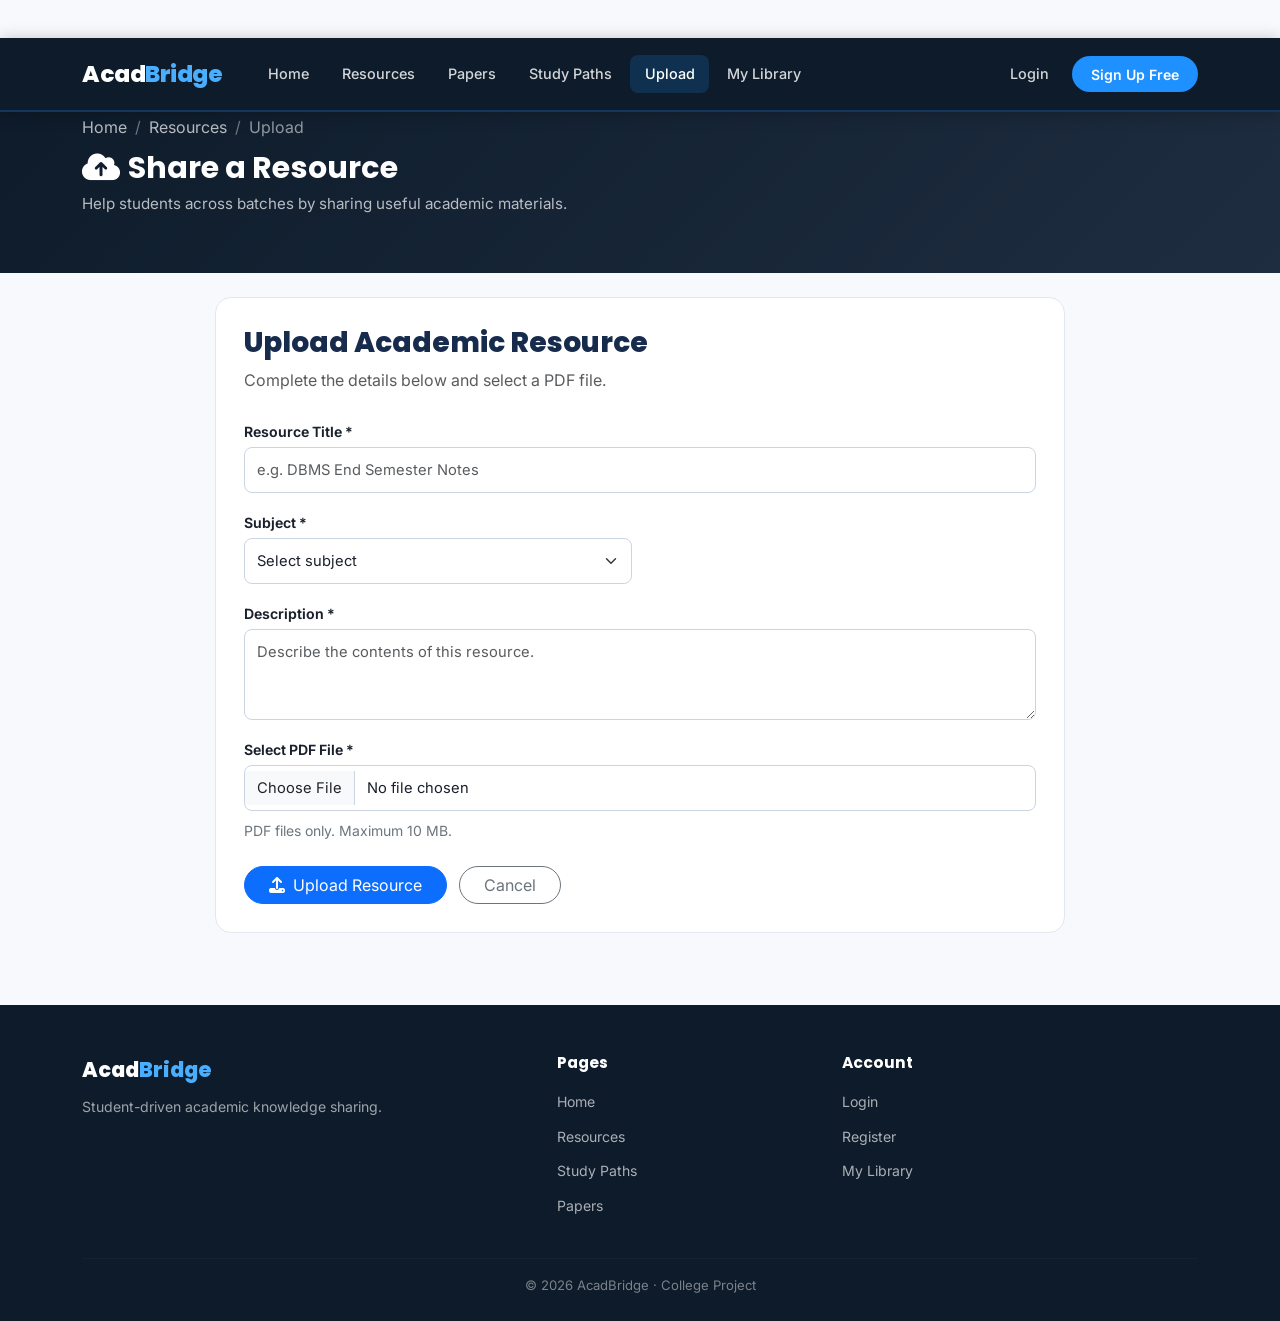
<file: src/main/resources/static/upload.html>
<!DOCTYPE html>
<html lang="en">
<head>
  <meta charset="UTF-8">
  <meta name="viewport" content="width=device-width, initial-scale=1.0">
  <title>Upload Resource — AcadBridge</title>

  <link rel="stylesheet" href="https://cdnjs.cloudflare.com/ajax/libs/bootstrap/5.3.2/css/bootstrap.min.css">
  <link rel="stylesheet" href="https://cdnjs.cloudflare.com/ajax/libs/font-awesome/6.5.1/css/all.min.css">
  <link rel="stylesheet" href="css/style.css">
  <link rel="stylesheet" href="css/responsive.css">

  <style>
    body { background: #f7f9fc; }
    .upload-wrapper {
      max-width: 850px;
      margin: 0 auto;
      background: white;
      border: 1px solid #e2e8f0;
      border-radius: 16px;
      padding: 28px;
    }
    .upload-wrapper h1 { font-weight: 800; color: #172b4d; }
    .form-label { font-weight: 650; }
    .form-control, .form-select { padding: 11px 12px; }
    .upload-status {
      display: none;
      padding: 13px 15px;
      border-radius: 9px;
      margin-top: 18px;
      overflow-wrap: anywhere;
    }
    .upload-status.show { display: block; }
    .upload-status.success { background: #dcfce7; color: #166534; }
    .upload-status.error { background: #fee2e2; color: #991b1b; }
    @media (max-width: 576px) {
      .upload-wrapper { padding: 18px; }
    }
  </style>
</head>

<body>
<nav class="navbar navbar-expand-lg">
  <div class="container">
    <a class="navbar-brand" href="index.html">Acad<span>Bridge</span></a>
    <button class="navbar-toggler" type="button" data-bs-toggle="collapse"
      data-bs-target="#mainNav" aria-controls="mainNav"
      aria-expanded="false" aria-label="Toggle navigation">
      <span class="navbar-toggler-icon"></span>
    </button>

    <div class="collapse navbar-collapse" id="mainNav">
      <ul class="navbar-nav me-auto ms-lg-3 gap-1">
        <li class="nav-item"><a class="nav-link" href="index.html">Home</a></li>
        <li class="nav-item"><a class="nav-link" href="resources.html">Resources</a></li>
        <li class="nav-item"><a class="nav-link" href="previous-papers.html">Papers</a></li>
        <li class="nav-item"><a class="nav-link" href="study-paths.html">Study Paths</a></li>
        <li class="nav-item"><a class="nav-link active" href="upload.html">Upload</a></li>
        <li class="nav-item"><a class="nav-link" href="my-library.html">My Library</a></li>
      </ul>
      <div class="d-flex align-items-center gap-2">
        <a href="login.html" class="nav-link text-white-50">Login</a>
        <a href="register.html" class="btn-nav-cta">Sign Up Free</a>
      </div>
    </div>
  </div>
</nav>

<header class="page-header">
  <div class="container">
    <nav aria-label="breadcrumb">
      <ol class="breadcrumb">
        <li class="breadcrumb-item"><a href="index.html">Home</a></li>
        <li class="breadcrumb-item"><a href="resources.html">Resources</a></li>
        <li class="breadcrumb-item active" aria-current="page">Upload</li>
      </ol>
    </nav>
    <h1><i class="fas fa-cloud-arrow-up me-2"></i>Share a Resource</h1>
    <p>Help students across batches by sharing useful academic materials.</p>
  </div>
</header>

<main class="container py-4">
  <section class="upload-wrapper">
    <h1 class="h3 mb-2">Upload Academic Resource</h1>
    <p class="text-muted mb-4">Complete the details below and select a PDF file.</p>

    <form id="uploadForm" enctype="multipart/form-data">
      <div class="row g-3">
        <div class="col-12">
          <label class="form-label" for="title">Resource Title *</label>
          <input class="form-control" id="title" name="title"
            maxlength="180" placeholder="e.g. DBMS End Semester Notes" required>
        </div>

        <div class="col-md-6">
          <label class="form-label" for="subject">Subject *</label>
          <select class="form-select" id="subject" name="subject" required>
            <option value="">Select subject</option>
            <option value="Java Programming">Java Programming</option>
            <option value="Database Management Systems">Database Management Systems</option>
            <option value="Data Structures">Data Structures</option>
            <option value="Computer Networks">Computer Networks</option>
            <option value="Operating systems">Operating systems</option>
          </select>
        </div>

        <div class="col-12">
          <label class="form-label" for="description">Description *</label>
          <textarea class="form-control" id="description" name="description"
            rows="3" maxlength="1000"
            placeholder="Describe the contents of this resource." required></textarea>
        </div>

        <div class="col-12">
          <label class="form-label" for="file">Select PDF File *</label>
          <input class="form-control" type="file" id="file" name="file"
            accept=".pdf,application/pdf" required>
          <div class="small text-secondary mt-2">
            PDF files only. Maximum 10 MB.
          </div>
        </div>

        <div class="col-12 mt-4">
          <button class="btn btn-primary rounded-pill px-4" type="submit" id="submitButton">
            <i class="fas fa-upload me-2"></i>Upload Resource
          </button>
          <a href="resources.html" class="btn btn-outline-secondary rounded-pill px-4 ms-2">
            Cancel
          </a>
        </div>
      </div>

      <div id="uploadStatus" class="upload-status" role="status" aria-live="polite"></div>
    </form>
  </section>
</main>

<footer class="mt-5">
  <div class="container">
    <div class="row g-4">
      <div class="col-md-5">
        <div class="footer-brand mb-2">Acad<span>Bridge</span></div>
        <p style="font-size:.88rem;color:rgba(255,255,255,.6)">
          Student-driven academic knowledge sharing.
        </p>
      </div>
      <div class="col-6 col-md-3">
        <h5>Pages</h5>
        <ul>
          <li><a href="index.html">Home</a></li>
          <li><a href="resources.html">Resources</a></li>
          <li><a href="study-paths.html">Study Paths</a></li>
          <li><a href="previous-papers.html">Papers</a></li>
        </ul>
      </div>
      <div class="col-6 col-md-4">
        <h5>Account</h5>
        <ul>
          <li><a href="login.html">Login</a></li>
          <li><a href="register.html">Register</a></li>
          <li><a href="my-library.html">My Library</a></li>
        </ul>
      </div>
    </div>
    <hr class="footer-divider">
    <div class="footer-bottom">&copy; 2026 AcadBridge · College Project</div>
  </div>
</footer>

<script src="https://cdnjs.cloudflare.com/ajax/libs/bootstrap/5.3.2/js/bootstrap.bundle.min.js"></script>
<script src="js/app.js"></script>

<script>
(() => {
  "use strict";

  const form = document.getElementById("uploadForm");
  const button = document.getElementById("submitButton");
  const status = document.getElementById("uploadStatus");

  function showStatus(message, type) {
    status.textContent = message;
    status.className = "upload-status show " + type;
  }

  form.addEventListener("submit", async event => {
    event.preventDefault();

    const file = document.getElementById("file").files[0];

    if (!file) {
      showStatus("Please select a PDF file.", "error");
      return;
    }

    if (!file.name.toLowerCase().endsWith(".pdf") ||
        (file.type && file.type !== "application/pdf")) {
      showStatus("Please select a PDF file.", "error");
      return;
    }

    if (file.size > 10 * 1024 * 1024) {
      showStatus("The PDF must be smaller than 10 MB.", "error");
      return;
    }

    const formData = new FormData();
    formData.append("title", document.getElementById("title").value.trim());
    formData.append("description", document.getElementById("description").value.trim());
    formData.append("subject", document.getElementById("subject").value);
    formData.append("file", file);

    button.disabled = true;
    button.innerHTML =
      '<span class="spinner-border spinner-border-sm me-2"></span>Uploading...';

    try {
      const response = await fetch("/api/resources/upload", {
        method: "POST",
        body: formData
      });

      const responseText = await response.text();

      if (!response.ok) {
        throw new Error(responseText || "Server returned HTTP " + response.status);
      }

      showStatus("Resource uploaded successfully!", "success");
      form.reset();

    } catch (error) {
      console.error("Upload error:", error);
      showStatus("Upload failed: " + error.message, "error");
    } finally {
      button.disabled = false;
      button.innerHTML = '<i class="fas fa-upload me-2"></i>Upload Resource';
    }
  });
})();
</script>
</body>
</html>
</file>
<file: src/main/resources/static/css/style.css>
/* ============================================================
   AcadBridge — Style System
   Primary: #0D1B2A (dark navy)
   Accent:  #1E90FF (bright blue)
   Light:   #F0F4F8
   ============================================================ */

@import url('https://fonts.googleapis.com/css2?family=Inter:wght@300;400;500;600;700;800&family=Poppins:wght@400;500;600;700;800&display=swap');

/* ── CSS Variables ─────────────────────────────────────────── */
:root {
  --navy:        #0D1B2A;
  --navy-mid:    #162032;
  --navy-light:  #1E2D40;
  --blue:        #1E90FF;
  --blue-dark:   #1270D0;
  --blue-light:  #4AAEFF;
  --accent:      #00C4CC;
  --gold:        #F5A623;
  --white:       #FFFFFF;
  --off-white:   #F8FAFC;
  --light-grey:  #EEF2F7;
  --mid-grey:    #CBD5E1;
  --text-dark:   #1A202C;
  --text-mid:    #4A5568;
  --text-light:  #718096;
  --success:     #22C55E;
  --warning:     #F59E0B;
  --danger:      #EF4444;
  --card-shadow: 0 4px 24px rgba(13,27,42,0.10);
  --card-hover:  0 8px 40px rgba(30,144,255,0.18);
  --radius-sm:   8px;
  --radius-md:   14px;
  --radius-lg:   22px;
  --transition:  all 0.28s cubic-bezier(0.4,0,0.2,1);
}

/* ── Reset & Base ──────────────────────────────────────────── */
*, *::before, *::after { box-sizing: border-box; margin: 0; padding: 0; }

html { scroll-behavior: smooth; }

body {
  font-family: 'Inter', sans-serif;
  background: var(--off-white);
  color: var(--text-dark);
  line-height: 1.65;
  -webkit-font-smoothing: antialiased;
}

h1,h2,h3,h4,h5,h6 { font-family: 'Poppins', sans-serif; font-weight: 700; line-height: 1.25; }

a { color: var(--blue); text-decoration: none; transition: var(--transition); }
a:hover { color: var(--blue-dark); }

img { max-width: 100%; height: auto; }

/* ── Scrollbar ─────────────────────────────────────────────── */
::-webkit-scrollbar { width: 7px; }
::-webkit-scrollbar-track { background: var(--light-grey); }
::-webkit-scrollbar-thumb { background: var(--navy-light); border-radius: 8px; }

/* ── Demo Banner ───────────────────────────────────────────── */
.demo-banner {
  background: linear-gradient(90deg, #F5A623, #FF6B35);
  color: #fff;
  font-size: 0.82rem;
  font-weight: 600;
  letter-spacing: 0.02em;
  text-align: center;
  padding: 7px 16px;
  position: sticky;
  top: 0;
  z-index: 2000;
}
.demo-banner i { margin-right: 5px; }

/* ── Navbar ────────────────────────────────────────────────── */
.navbar {
  background: var(--navy) !important;
  padding: 0.75rem 0;
  border-bottom: 2px solid rgba(30,144,255,0.25);
  box-shadow: 0 2px 16px rgba(0,0,0,0.25);
  position: sticky;
  top: 38px;
  z-index: 1900;
}

.navbar-brand {
  font-family: 'Poppins', sans-serif;
  font-weight: 800;
  font-size: 1.45rem;
  color: var(--white) !important;
  letter-spacing: -0.5px;
}
.navbar-brand span { color: var(--blue-light); }

.navbar .nav-link {
  color: rgba(255,255,255,0.82) !important;
  font-weight: 500;
  font-size: 0.9rem;
  padding: 0.45rem 0.9rem !important;
  border-radius: var(--radius-sm);
  transition: var(--transition);
}
.navbar .nav-link:hover,
.navbar .nav-link.active {
  color: #fff !important;
  background: rgba(30,144,255,0.18);
}

.navbar .nav-link i { margin-right: 5px; font-size: 0.85rem; }

.btn-nav-cta {
  background: var(--blue);
  color: #fff !important;
  border-radius: 50px !important;
  padding: 0.42rem 1.2rem !important;
  font-weight: 600 !important;
  font-size: 0.88rem !important;
  transition: var(--transition);
}
.btn-nav-cta:hover { background: var(--blue-dark) !important; transform: translateY(-1px); }

.navbar-toggler { border-color: rgba(255,255,255,0.3) !important; }
.navbar-toggler-icon { filter: invert(1); }

/* ── Buttons ───────────────────────────────────────────────── */
.btn-primary-custom {
  background: linear-gradient(135deg, var(--blue) 0%, var(--blue-dark) 100%);
  color: #fff;
  border: none;
  border-radius: 50px;
  padding: 0.65rem 1.8rem;
  font-weight: 600;
  font-size: 0.95rem;
  cursor: pointer;
  transition: var(--transition);
  display: inline-flex;
  align-items: center;
  gap: 8px;
  box-shadow: 0 4px 14px rgba(30,144,255,0.35);
}
.btn-primary-custom:hover {
  transform: translateY(-2px);
  box-shadow: 0 6px 22px rgba(30,144,255,0.48);
  color: #fff;
}

.btn-secondary-custom {
  background: transparent;
  color: var(--blue);
  border: 2px solid var(--blue);
  border-radius: 50px;
  padding: 0.6rem 1.6rem;
  font-weight: 600;
  font-size: 0.95rem;
  cursor: pointer;
  transition: var(--transition);
  display: inline-flex;
  align-items: center;
  gap: 8px;
}
.btn-secondary-custom:hover {
  background: var(--blue);
  color: #fff;
  transform: translateY(-2px);
}

.btn-outline-navy {
  border: 2px solid var(--navy);
  color: var(--navy);
  border-radius: 50px;
  padding: 0.5rem 1.4rem;
  font-weight: 600;
  font-size: 0.88rem;
  cursor: pointer;
  transition: var(--transition);
}
.btn-outline-navy:hover { background: var(--navy); color: #fff; }

/* ── Cards ─────────────────────────────────────────────────── */
.card-custom {
  background: #fff;
  border-radius: var(--radius-md);
  box-shadow: var(--card-shadow);
  transition: var(--transition);
  border: 1px solid rgba(203,213,225,0.6);
  overflow: hidden;
}
.card-custom:hover {
  transform: translateY(-4px);
  box-shadow: var(--card-hover);
  border-color: rgba(30,144,255,0.3);
}

.card-header-custom {
  background: linear-gradient(135deg, var(--navy) 0%, var(--navy-light) 100%);
  color: #fff;
  padding: 1.1rem 1.4rem;
  border-radius: var(--radius-md) var(--radius-md) 0 0;
}

/* ── Badges ────────────────────────────────────────────────── */
.badge-type {
  display: inline-flex;
  align-items: center;
  gap: 4px;
  padding: 4px 10px;
  border-radius: 50px;
  font-size: 0.75rem;
  font-weight: 600;
}
.badge-notes    { background: #EFF6FF; color: #1D4ED8; }
.badge-paper    { background: #FFF7ED; color: #C2410C; }
.badge-lab      { background: #F0FDF4; color: #15803D; }
.badge-assign   { background: #FDF4FF; color: #9333EA; }
.badge-ppt      { background: #FFFBEB; color: #B45309; }
.badge-study    { background: #F0F9FF; color: #0369A1; }

/* ── Section Titles ────────────────────────────────────────── */
.section-title {
  text-align: center;
  margin-bottom: 3rem;
}
.section-title h2 {
  font-size: 2rem;
  color: var(--navy);
  margin-bottom: 0.5rem;
}
.section-title p { color: var(--text-mid); font-size: 1.05rem; max-width: 560px; margin: 0 auto; }
.section-divider {
  width: 56px;
  height: 4px;
  background: linear-gradient(90deg, var(--blue), var(--accent));
  border-radius: 4px;
  margin: 0.75rem auto 0;
}

/* ── Hero Section ──────────────────────────────────────────── */
.hero-section {
  background: linear-gradient(135deg, var(--navy) 0%, #0a2540 50%, #0d1f35 100%);
  color: #fff;
  padding: 90px 0 80px;
  position: relative;
  overflow: hidden;
}
.hero-section::before {
  content: '';
  position: absolute;
  top: -60px; right: -80px;
  width: 500px; height: 500px;
  background: radial-gradient(circle, rgba(30,144,255,0.18) 0%, transparent 70%);
  border-radius: 50%;
}
.hero-section::after {
  content: '';
  position: absolute;
  bottom: -80px; left: -60px;
  width: 400px; height: 400px;
  background: radial-gradient(circle, rgba(0,196,204,0.12) 0%, transparent 70%);
  border-radius: 50%;
}
.hero-content { position: relative; z-index: 1; }

.hero-badge {
  display: inline-flex;
  align-items: center;
  gap: 7px;
  background: rgba(30,144,255,0.2);
  border: 1px solid rgba(30,144,255,0.4);
  color: #7EC8FF;
  padding: 6px 16px;
  border-radius: 50px;
  font-size: 0.82rem;
  font-weight: 600;
  letter-spacing: 0.04em;
  margin-bottom: 1.2rem;
}

.hero-title {
  font-size: clamp(2rem, 5vw, 3.2rem);
  font-weight: 800;
  line-height: 1.15;
  margin-bottom: 1.1rem;
}
.hero-title .highlight {
  background: linear-gradient(90deg, #4AAEFF, #00C4CC);
  -webkit-background-clip: text;
  -webkit-text-fill-color: transparent;
  background-clip: text;
}

.hero-sub {
  font-size: 1.1rem;
  color: rgba(255,255,255,0.75);
  margin-bottom: 2rem;
  max-width: 520px;
}

.hero-search-wrap {
  background: rgba(255,255,255,0.1);
  backdrop-filter: blur(12px);
  border: 1px solid rgba(255,255,255,0.2);
  border-radius: 16px;
  padding: 1rem 1.2rem;
  margin-bottom: 2rem;
}

.hero-search-inner {
  display: flex;
  gap: 10px;
  align-items: center;
}

.hero-search-inner input {
  flex: 1;
  background: transparent;
  border: none;
  color: #fff;
  font-size: 1rem;
  outline: none;
  padding: 4px 8px;
}
.hero-search-inner input::placeholder { color: rgba(255,255,255,0.5); }

.hero-search-inner .btn-search {
  background: var(--blue);
  color: #fff;
  border: none;
  border-radius: 10px;
  padding: 0.55rem 1.4rem;
  font-weight: 600;
  cursor: pointer;
  transition: var(--transition);
  white-space: nowrap;
}
.hero-search-inner .btn-search:hover { background: var(--blue-dark); }

.hero-tags { display: flex; flex-wrap: wrap; gap: 8px; }
.hero-tag {
  background: rgba(255,255,255,0.12);
  color: rgba(255,255,255,0.8);
  border: 1px solid rgba(255,255,255,0.2);
  padding: 4px 14px;
  border-radius: 50px;
  font-size: 0.82rem;
  cursor: pointer;
  transition: var(--transition);
}
.hero-tag:hover { background: rgba(30,144,255,0.3); color: #fff; }

.hero-stats { display: flex; gap: 2rem; flex-wrap: wrap; margin-top: 2.5rem; }
.hero-stat-item { text-align: left; }
.hero-stat-num { font-size: 1.9rem; font-weight: 800; color: var(--blue-light); display: block; }
.hero-stat-label { font-size: 0.8rem; color: rgba(255,255,255,0.65); font-weight: 500; letter-spacing: 0.03em; }

/* Hero right side – floating cards illustration */
.hero-visual { position: relative; z-index: 1; }
.hero-float-card {
  background: rgba(255,255,255,0.1);
  backdrop-filter: blur(16px);
  border: 1px solid rgba(255,255,255,0.2);
  border-radius: var(--radius-md);
  padding: 1rem 1.2rem;
  margin-bottom: 1rem;
  display: flex;
  align-items: center;
  gap: 12px;
  animation: floatUp 3s ease-in-out infinite;
}
.hero-float-card:nth-child(2) { animation-delay: 0.8s; margin-left: 2rem; }
.hero-float-card:nth-child(3) { animation-delay: 1.6s; }
.hero-float-card .icon-circle {
  width: 42px; height: 42px;
  border-radius: 50%;
  display: flex; align-items: center; justify-content: center;
  font-size: 1.1rem; flex-shrink: 0;
}
.hero-float-card h6 { color: #fff; font-size: 0.88rem; margin: 0; font-weight: 600; }
.hero-float-card span { color: rgba(255,255,255,0.6); font-size: 0.76rem; }

@keyframes floatUp {
  0%,100% { transform: translateY(0); }
  50%      { transform: translateY(-10px); }
}

/* ── Category Grid ─────────────────────────────────────────── */
.category-card {
  background: #fff;
  border-radius: var(--radius-md);
  padding: 1.6rem 1.2rem;
  text-align: center;
  cursor: pointer;
  transition: var(--transition);
  border: 2px solid transparent;
  box-shadow: var(--card-shadow);
}
.category-card:hover {
  border-color: var(--blue);
  transform: translateY(-4px);
  box-shadow: var(--card-hover);
}
.category-card .cat-icon {
  width: 58px; height: 58px;
  border-radius: 16px;
  display: flex; align-items: center; justify-content: center;
  font-size: 1.4rem;
  margin: 0 auto 1rem;
}
.category-card h6 { font-size: 0.93rem; color: var(--navy); font-weight: 700; margin-bottom: 0.25rem; }
.category-card span { font-size: 0.8rem; color: var(--text-light); }

/* ── Resource Cards ────────────────────────────────────────── */
.resource-card {
  background: #fff;
  border-radius: var(--radius-md);
  overflow: hidden;
  box-shadow: var(--card-shadow);
  border: 1px solid rgba(203,213,225,0.6);
  transition: var(--transition);
  height: 100%;
  display: flex;
  flex-direction: column;
}
.resource-card:hover {
  transform: translateY(-5px);
  box-shadow: var(--card-hover);
  border-color: rgba(30,144,255,0.3);
}
.resource-card .rc-top {
  background: linear-gradient(135deg, var(--navy) 0%, var(--navy-light) 100%);
  padding: 1.1rem 1.2rem;
  display: flex;
  justify-content: space-between;
  align-items: flex-start;
}
.rc-type-icon {
  width: 42px; height: 42px;
  background: rgba(255,255,255,0.15);
  border-radius: 10px;
  display: flex; align-items: center; justify-content: center;
  font-size: 1.1rem; color: #fff;
}
.resource-card .rc-body { padding: 1rem 1.2rem; flex: 1; }
.resource-card .rc-body h5 {
  font-size: 0.97rem;
  color: var(--navy);
  margin-bottom: 0.4rem;
  line-height: 1.35;
}
.resource-card .rc-meta { font-size: 0.78rem; color: var(--text-light); display: flex; gap: 12px; flex-wrap: wrap; margin-bottom: 0.7rem; }
.resource-card .rc-meta span { display: flex; align-items: center; gap: 4px; }

.resource-card .rc-footer {
  padding: 0.8rem 1.2rem;
  border-top: 1px solid var(--light-grey);
  display: flex;
  justify-content: space-between;
  align-items: center;
}

.star-rating { color: var(--gold); font-size: 0.82rem; }
.star-rating span { color: var(--text-light); font-size: 0.78rem; margin-left: 4px; }

.btn-bookmark {
  background: none;
  border: none;
  color: var(--text-light);
  cursor: pointer;
  font-size: 1rem;
  transition: var(--transition);
  padding: 4px 6px;
}
.btn-bookmark:hover, .btn-bookmark.saved { color: var(--gold); }
.btn-bookmark.saved i { font-weight: 900; }

/* ── How It Works ──────────────────────────────────────────── */
.step-card {
  text-align: center;
  padding: 2rem 1.5rem;
  position: relative;
}
.step-num {
  width: 52px; height: 52px;
  border-radius: 50%;
  background: linear-gradient(135deg, var(--blue), var(--accent));
  color: #fff;
  font-size: 1.3rem;
  font-weight: 800;
  display: flex; align-items: center; justify-content: center;
  margin: 0 auto 1rem;
  box-shadow: 0 4px 14px rgba(30,144,255,0.4);
}
.step-card h5 { color: var(--navy); font-size: 1rem; margin-bottom: 0.5rem; }
.step-card p { color: var(--text-mid); font-size: 0.9rem; }

/* ── Stats Counter Strip ───────────────────────────────────── */
.stats-strip {
  background: linear-gradient(135deg, var(--navy) 0%, var(--navy-light) 100%);
  padding: 3.5rem 0;
}
.stat-counter { text-align: center; color: #fff; }
.stat-counter .num {
  font-size: 2.5rem;
  font-weight: 800;
  color: var(--blue-light);
  display: block;
  font-family: 'Poppins', sans-serif;
}
.stat-counter .label { font-size: 0.88rem; color: rgba(255,255,255,0.7); font-weight: 500; }

/* ── Footer ────────────────────────────────────────────────── */
footer {
  background: var(--navy);
  color: rgba(255,255,255,0.8);
  padding: 3rem 0 1.5rem;
}
footer h5 { color: #fff; font-weight: 700; margin-bottom: 1rem; font-size: 0.97rem; }
footer ul { list-style: none; padding: 0; }
footer ul li { margin-bottom: 0.5rem; }
footer ul li a { color: rgba(255,255,255,0.65); font-size: 0.88rem; transition: var(--transition); }
footer ul li a:hover { color: var(--blue-light); padding-left: 4px; }
.footer-brand { font-family: 'Poppins', sans-serif; font-size: 1.3rem; font-weight: 800; color: #fff; }
.footer-brand span { color: var(--blue-light); }
.footer-divider { border-color: rgba(255,255,255,0.12); margin: 1.5rem 0 1rem; }
.footer-bottom { font-size: 0.82rem; color: rgba(255,255,255,0.45); text-align: center; }

/* ── Forms ─────────────────────────────────────────────────── */
.form-page-wrap {
  min-height: calc(100vh - 80px);
  background: linear-gradient(135deg, var(--navy) 0%, #0a2540 100%);
  display: flex;
  align-items: center;
  justify-content: center;
  padding: 3rem 1rem;
}
.form-card {
  background: #fff;
  border-radius: var(--radius-lg);
  padding: 2.5rem 2rem;
  width: 100%;
  max-width: 460px;
  box-shadow: 0 24px 80px rgba(0,0,0,0.35);
}
.form-card h2 { color: var(--navy); font-size: 1.7rem; margin-bottom: 0.3rem; }
.form-card p.sub { color: var(--text-light); font-size: 0.9rem; margin-bottom: 1.8rem; }

.form-label { font-weight: 600; font-size: 0.88rem; color: var(--text-dark); margin-bottom: 4px; }
.form-control, .form-select {
  border: 1.5px solid var(--mid-grey);
  border-radius: var(--radius-sm);
  padding: 0.62rem 0.9rem;
  font-size: 0.92rem;
  transition: var(--transition);
  color: var(--text-dark);
}
.form-control:focus, .form-select:focus {
  border-color: var(--blue);
  box-shadow: 0 0 0 3px rgba(30,144,255,0.15);
  outline: none;
}
.input-group .form-control { border-right: none; }
.input-group .btn-toggle-pw {
  background: #fff;
  border: 1.5px solid var(--mid-grey);
  border-left: none;
  color: var(--text-light);
  cursor: pointer;
  border-radius: 0 var(--radius-sm) var(--radius-sm) 0;
  padding: 0.62rem 0.9rem;
  transition: var(--transition);
}
.input-group .btn-toggle-pw:hover { color: var(--navy); }

/* ── Upload Page ───────────────────────────────────────────── */
.upload-zone {
  border: 2px dashed var(--mid-grey);
  border-radius: var(--radius-md);
  padding: 2.5rem 1.5rem;
  text-align: center;
  cursor: pointer;
  transition: var(--transition);
  background: var(--light-grey);
}
.upload-zone:hover, .upload-zone.dragover {
  border-color: var(--blue);
  background: rgba(30,144,255,0.06);
}
.upload-zone i { font-size: 2.5rem; color: var(--blue); margin-bottom: 0.8rem; display: block; }
.upload-zone h5 { color: var(--navy); font-size: 1rem; }
.upload-zone p { color: var(--text-light); font-size: 0.85rem; }

/* ── Filter Sidebar / Bar ──────────────────────────────────── */
.filter-sidebar {
  background: #fff;
  border-radius: var(--radius-md);
  padding: 1.4rem;
  box-shadow: var(--card-shadow);
  border: 1px solid rgba(203,213,225,0.6);
  position: sticky;
  top: 110px;
}
.filter-sidebar h6 {
  font-size: 0.88rem;
  font-weight: 700;
  color: var(--navy);
  margin-bottom: 0.75rem;
  letter-spacing: 0.04em;
  text-transform: uppercase;
}
.filter-group { margin-bottom: 1.4rem; padding-bottom: 1.2rem; border-bottom: 1px solid var(--light-grey); }
.filter-group:last-child { border-bottom: none; margin-bottom: 0; }
.filter-check { display: flex; align-items: center; gap: 8px; margin-bottom: 0.45rem; font-size: 0.87rem; cursor: pointer; }
.filter-check input[type=checkbox] { accent-color: var(--blue); width: 15px; height: 15px; }

/* ── Page Header Banner ────────────────────────────────────── */
.page-header {
  background: linear-gradient(135deg, var(--navy) 0%, var(--navy-light) 100%);
  color: #fff;
  padding: 2.5rem 0;
}
.page-header h1 { font-size: 1.9rem; margin-bottom: 0.3rem; }
.page-header p { color: rgba(255,255,255,0.7); font-size: 0.95rem; }
.breadcrumb { background: none; padding: 0; margin-bottom: 0.5rem; }
.breadcrumb-item a { color: rgba(255,255,255,0.7); }
.breadcrumb-item.active { color: rgba(255,255,255,0.55); }
.breadcrumb-item+.breadcrumb-item::before { color: rgba(255,255,255,0.4); }

/* ── Study Paths ───────────────────────────────────────────── */
.path-card {
  background: #fff;
  border-radius: var(--radius-md);
  overflow: hidden;
  box-shadow: var(--card-shadow);
  border: 1px solid rgba(203,213,225,0.6);
  transition: var(--transition);
}
.path-card:hover { transform: translateY(-4px); box-shadow: var(--card-hover); }
.path-header {
  padding: 1.5rem;
  color: #fff;
  display: flex;
  align-items: center;
  gap: 14px;
}
.path-icon { font-size: 1.8rem; }
.path-header h4 { font-size: 1.05rem; margin: 0; }
.path-header span { font-size: 0.82rem; opacity: 0.8; }
.path-body { padding: 1.2rem 1.5rem; }
.path-step {
  display: flex;
  align-items: flex-start;
  gap: 12px;
  margin-bottom: 1rem;
  padding-bottom: 1rem;
  border-bottom: 1px solid var(--light-grey);
}
.path-step:last-child { border-bottom: none; margin-bottom: 0; }
.path-step-num {
  width: 28px; height: 28px; flex-shrink: 0;
  border-radius: 50%;
  background: var(--light-grey);
  color: var(--navy);
  font-size: 0.8rem;
  font-weight: 700;
  display: flex; align-items: center; justify-content: center;
}
.path-step .ps-title { font-size: 0.9rem; font-weight: 600; color: var(--navy); margin-bottom: 2px; }
.path-step .ps-desc  { font-size: 0.8rem; color: var(--text-light); }

/* ── Dashboard (Admin/Moderator) ───────────────────────────── */
.dashboard-sidebar {
  background: var(--navy);
  min-height: 100vh;
  padding: 1.5rem 0;
  width: 240px;
  flex-shrink: 0;
}
.dash-logo { padding: 0 1.2rem 1.5rem; border-bottom: 1px solid rgba(255,255,255,0.1); margin-bottom: 0.5rem; }
.dash-nav-link {
  display: flex;
  align-items: center;
  gap: 10px;
  padding: 0.65rem 1.4rem;
  color: rgba(255,255,255,0.7);
  font-size: 0.9rem;
  font-weight: 500;
  transition: var(--transition);
  text-decoration: none;
  cursor: pointer;
}
.dash-nav-link:hover, .dash-nav-link.active {
  background: rgba(30,144,255,0.2);
  color: #fff;
  border-left: 3px solid var(--blue);
  padding-left: calc(1.4rem - 3px);
}
.dash-nav-link i { width: 18px; text-align: center; font-size: 0.9rem; }

.dashboard-main { flex: 1; padding: 1.8rem 2rem; background: var(--off-white); min-height: 100vh; overflow-x: hidden; }

.kpi-card {
  background: #fff;
  border-radius: var(--radius-md);
  padding: 1.3rem 1.4rem;
  box-shadow: var(--card-shadow);
  display: flex;
  align-items: center;
  gap: 1rem;
  border-left: 4px solid var(--blue);
}
.kpi-card.warn  { border-color: var(--warning); }
.kpi-card.success { border-color: var(--success); }
.kpi-card.danger  { border-color: var(--danger); }

.kpi-icon {
  width: 48px; height: 48px;
  border-radius: 12px;
  display: flex; align-items: center; justify-content: center;
  font-size: 1.3rem;
  flex-shrink: 0;
}
.kpi-info .kpi-num { font-size: 1.8rem; font-weight: 800; color: var(--navy); line-height: 1; }
.kpi-info .kpi-label { font-size: 0.8rem; color: var(--text-light); font-weight: 500; }

/* ── Moderation Cards ──────────────────────────────────────── */
.mod-card {
  background: #fff;
  border-radius: var(--radius-md);
  padding: 1.2rem 1.4rem;
  box-shadow: var(--card-shadow);
  border: 1px solid rgba(203,213,225,0.6);
  margin-bottom: 1rem;
}
.mod-card .mod-title { font-size: 0.97rem; font-weight: 700; color: var(--navy); margin-bottom: 0.3rem; }
.mod-card .mod-meta  { font-size: 0.8rem; color: var(--text-light); margin-bottom: 0.8rem; }
.mod-actions { display: flex; gap: 8px; flex-wrap: wrap; }

.btn-approve {
  background: var(--success);
  color: #fff;
  border: none;
  border-radius: 50px;
  padding: 6px 18px;
  font-size: 0.82rem;
  font-weight: 600;
  cursor: pointer;
  transition: var(--transition);
}
.btn-approve:hover { opacity: 0.85; }

.btn-reject {
  background: var(--danger);
  color: #fff;
  border: none;
  border-radius: 50px;
  padding: 6px 18px;
  font-size: 0.82rem;
  font-weight: 600;
  cursor: pointer;
  transition: var(--transition);
}
.btn-reject:hover { opacity: 0.85; }

.btn-flag {
  background: var(--warning);
  color: #fff;
  border: none;
  border-radius: 50px;
  padding: 6px 18px;
  font-size: 0.82rem;
  font-weight: 600;
  cursor: pointer;
  transition: var(--transition);
}

/* ── Toast / Alert notifications ──────────────────────────── */
.toast-custom {
  position: fixed;
  bottom: 1.5rem;
  right: 1.5rem;
  background: var(--navy);
  color: #fff;
  padding: 0.9rem 1.4rem;
  border-radius: var(--radius-md);
  box-shadow: 0 8px 32px rgba(0,0,0,0.25);
  z-index: 9999;
  display: flex;
  align-items: center;
  gap: 10px;
  font-size: 0.9rem;
  font-weight: 500;
  animation: slideInRight 0.35s ease;
  max-width: 340px;
}
.toast-custom.success { border-left: 4px solid var(--success); }
.toast-custom.error   { border-left: 4px solid var(--danger); }
.toast-custom.info    { border-left: 4px solid var(--blue); }
.toast-custom.warning { border-left: 4px solid var(--warning); }

@keyframes slideInRight {
  from { transform: translateX(120%); opacity: 0; }
  to   { transform: translateX(0);   opacity: 1; }
}
@keyframes fadeOutRight {
  from { transform: translateX(0);   opacity: 1; }
  to   { transform: translateX(120%); opacity: 0; }
}

/* ── Detail Page ───────────────────────────────────────────── */
.detail-hero {
  background: linear-gradient(135deg, var(--navy) 0%, var(--navy-light) 100%);
  color: #fff;
  padding: 2.5rem 0;
}
.detail-hero h1 { font-size: 1.7rem; margin-bottom: 0.5rem; }

.review-card {
  background: var(--light-grey);
  border-radius: var(--radius-md);
  padding: 1.1rem 1.3rem;
  margin-bottom: 1rem;
}
.review-author { font-weight: 700; font-size: 0.9rem; color: var(--navy); }
.review-date   { font-size: 0.78rem; color: var(--text-light); }
.review-text   { font-size: 0.88rem; color: var(--text-mid); margin-top: 0.4rem; }

/* ── My Library ────────────────────────────────────────────── */
.library-tabs .nav-link {
  color: var(--text-mid);
  font-weight: 600;
  font-size: 0.9rem;
  border: none;
  border-bottom: 3px solid transparent;
  padding: 0.7rem 1.2rem;
  border-radius: 0;
}
.library-tabs .nav-link.active {
  color: var(--blue);
  border-bottom-color: var(--blue);
  background: none;
}

/* ── Chart containers ──────────────────────────────────────── */
.chart-card {
  background: #fff;
  border-radius: var(--radius-md);
  padding: 1.5rem;
  box-shadow: var(--card-shadow);
  border: 1px solid rgba(203,213,225,0.6);
}
.chart-card h6 { color: var(--navy); font-weight: 700; margin-bottom: 1rem; font-size: 0.95rem; }

/* ── Previous Papers ───────────────────────────────────────── */
.paper-card {
  background: #fff;
  border-radius: var(--radius-md);
  padding: 1.2rem 1.4rem;
  box-shadow: var(--card-shadow);
  border: 1px solid rgba(203,213,225,0.6);
  display: flex;
  align-items: center;
  justify-content: space-between;
  gap: 1rem;
  transition: var(--transition);
  flex-wrap: wrap;
}
.paper-card:hover { transform: translateY(-2px); box-shadow: var(--card-hover); }
.paper-info h6 { font-size: 0.95rem; color: var(--navy); margin-bottom: 0.25rem; }
.paper-info span { font-size: 0.8rem; color: var(--text-light); }

/* ── Utility ───────────────────────────────────────────────── */
.text-blue   { color: var(--blue) !important; }
.text-navy   { color: var(--navy) !important; }
.bg-navy     { background: var(--navy) !important; }
.bg-blue     { background: var(--blue) !important; }
.fw-800      { font-weight: 800; }
.rounded-pill-custom { border-radius: 50px; }

.section-py { padding: 5rem 0; }
.section-py-sm { padding: 3rem 0; }

.bg-light-custom { background: var(--off-white); }
.bg-white-custom { background: #fff; }

.avatar-sm {
  width: 36px; height: 36px;
  border-radius: 50%;
  object-fit: cover;
  background: var(--light-grey);
  display: flex; align-items: center; justify-content: center;
  font-weight: 700; font-size: 0.85rem; color: var(--navy);
  flex-shrink: 0;
}

.progress-thin {
  height: 6px;
  border-radius: 4px;
  background: var(--light-grey);
  margin-top: 4px;
}
.progress-thin .bar {
  height: 100%;
  border-radius: 4px;
  background: linear-gradient(90deg, var(--blue), var(--accent));
  transition: width 1s ease;
}

/* Dropdown user menu in navbar */
.nav-user-btn {
  background: rgba(255,255,255,0.12);
  border: 1px solid rgba(255,255,255,0.25);
  border-radius: 50px;
  color: #fff !important;
  display: flex; align-items: center; gap: 8px;
  padding: 5px 14px !important;
  font-size: 0.88rem !important;
}
.nav-user-btn:hover { background: rgba(255,255,255,0.22) !important; }

.dropdown-menu-dark-custom {
  background: var(--navy-mid);
  border: 1px solid rgba(255,255,255,0.12);
  border-radius: var(--radius-md);
  box-shadow: 0 8px 32px rgba(0,0,0,0.35);
  padding: 0.4rem;
}
.dropdown-menu-dark-custom .dropdown-item {
  color: rgba(255,255,255,0.8);
  border-radius: 8px;
  font-size: 0.88rem;
  padding: 0.5rem 0.9rem;
  transition: var(--transition);
}
.dropdown-menu-dark-custom .dropdown-item:hover { background: rgba(30,144,255,0.2); color: #fff; }
.dropdown-menu-dark-custom .dropdown-divider { border-color: rgba(255,255,255,0.12); }

/* ── Search bar on resources page ─────────────────────────── */
.search-bar-wrap {
  background: #fff;
  border-radius: var(--radius-md);
  box-shadow: var(--card-shadow);
  padding: 1.2rem 1.4rem;
  margin-bottom: 1.5rem;
}
.search-bar-inner {
  display: flex;
  gap: 10px;
  align-items: center;
}
.search-bar-inner input {
  flex: 1;
  border: 1.5px solid var(--mid-grey);
  border-radius: var(--radius-sm);
  padding: 0.6rem 1rem;
  font-size: 0.92rem;
  color: var(--text-dark);
  transition: var(--transition);
}
.search-bar-inner input:focus { border-color: var(--blue); outline: none; box-shadow: 0 0 0 3px rgba(30,144,255,0.1); }
.search-bar-inner .btn-search-main {
  background: var(--blue);
  color: #fff;
  border: none;
  border-radius: var(--radius-sm);
  padding: 0.6rem 1.4rem;
  font-weight: 600;
  cursor: pointer;
  transition: var(--transition);
  white-space: nowrap;
}
.search-bar-inner .btn-search-main:hover { background: var(--blue-dark); }

/* Sort bar */
.sort-bar {
  display: flex;
  align-items: center;
  gap: 12px;
  margin-bottom: 1.2rem;
  flex-wrap: wrap;
}
.sort-bar label { font-size: 0.88rem; color: var(--text-mid); font-weight: 600; }
.sort-bar select {
  border: 1.5px solid var(--mid-grey);
  border-radius: 8px;
  padding: 0.4rem 0.8rem;
  font-size: 0.88rem;
  color: var(--text-dark);
  cursor: pointer;
}
.results-count { font-size: 0.88rem; color: var(--text-light); margin-left: auto; }

/* ── Notifications / empty states ─────────────────────────── */
.empty-state {
  text-align: center;
  padding: 4rem 2rem;
  color: var(--text-light);
}
.empty-state i { font-size: 3rem; margin-bottom: 1rem; display: block; opacity: 0.4; }
.empty-state h5 { color: var(--text-mid); font-size: 1.05rem; }
.empty-state p { font-size: 0.88rem; }
</file>
<file: src/main/resources/static/css/responsive.css>
/* ============================================================
   AcadBridge — Responsive Stylesheet
   Breakpoints: 1200px | 992px | 768px | 576px
   ============================================================ */

/* ── Large Desktop ─────────────────────────────────────────── */
@media (max-width: 1200px) {
  .hero-title { font-size: 2.6rem; }
  .dashboard-sidebar { width: 210px; }
}

/* ── Medium (Tablets / Small Laptops) ──────────────────────── */
@media (max-width: 992px) {
  .hero-section { padding: 60px 0 55px; }
  .hero-title { font-size: 2.1rem; }
  .hero-stats { gap: 1.4rem; }
  .hero-visual { margin-top: 2.5rem; }

  .dashboard-sidebar { width: 100%; min-height: auto; }
  .dashboard-layout { flex-direction: column; }
  .dashboard-main { padding: 1.2rem 1rem; }

  .filter-sidebar { position: static; margin-bottom: 1.5rem; }

  .stats-strip .stat-counter { margin-bottom: 1.5rem; }

  .section-py { padding: 3.5rem 0; }
  .section-title h2 { font-size: 1.75rem; }
}

/* ── Tablet Portrait / Large Mobile ────────────────────────── */
@media (max-width: 768px) {
  .demo-banner { font-size: 0.75rem; padding: 6px 12px; }

  .navbar { top: 32px; }

  .hero-section { padding: 50px 0 45px; }
  .hero-title { font-size: 1.85rem; }
  .hero-sub { font-size: 0.97rem; }
  .hero-stats { gap: 1rem; }
  .hero-stat-num { font-size: 1.5rem; }

  .hero-search-inner { flex-direction: column; gap: 8px; }
  .hero-search-inner input { width: 100%; }
  .hero-search-inner .btn-search { width: 100%; justify-content: center; }

  .hero-visual { display: none; } /* hide floating cards on mobile */

  .form-card { padding: 2rem 1.4rem; }

  .resource-card .rc-meta { gap: 8px; }

  .path-card { margin-bottom: 1.2rem; }

  .paper-card { flex-direction: column; align-items: flex-start; }
  .paper-card .paper-actions { width: 100%; }

  .sort-bar { flex-direction: column; align-items: flex-start; gap: 8px; }
  .results-count { margin-left: 0; }

  .stat-counter .num { font-size: 2rem; }

  .kpi-card { padding: 1rem 1.1rem; }
  .kpi-info .kpi-num { font-size: 1.5rem; }

  .detail-hero h1 { font-size: 1.4rem; }

  footer { text-align: center; }
  footer ul { text-align: center; }
}

/* ── Mobile ─────────────────────────────────────────────────── */
@media (max-width: 576px) {
  .demo-banner { font-size: 0.7rem; }
  .navbar { top: 30px; }

  .hero-section { padding: 40px 0 38px; }
  .hero-title { font-size: 1.55rem; }
  .hero-badge { font-size: 0.75rem; }
  .hero-sub { font-size: 0.9rem; }

  .hero-stats { flex-direction: row; flex-wrap: wrap; gap: 1rem; }
  .hero-stat-item { flex: 1; min-width: 80px; }

  .btn-primary-custom,
  .btn-secondary-custom { width: 100%; justify-content: center; }

  .section-title h2 { font-size: 1.55rem; }
  .section-py { padding: 2.8rem 0; }

  .form-page-wrap { padding: 2rem 0.8rem; }
  .form-card { padding: 1.8rem 1.2rem; max-width: 100%; border-radius: var(--radius-md); }

  .category-card { padding: 1.2rem 0.8rem; }
  .category-card .cat-icon { width: 48px; height: 48px; font-size: 1.2rem; }

  .step-card { padding: 1.5rem 1rem; }

  .stats-strip { padding: 2.5rem 0; }
  .stat-counter .num { font-size: 1.8rem; }

  .mod-actions { flex-direction: column; }
  .btn-approve, .btn-reject, .btn-flag { text-align: center; }

  .library-tabs .nav-link { padding: 0.6rem 0.8rem; font-size: 0.82rem; }

  .kpi-card { flex-direction: column; text-align: center; }
  .kpi-icon { margin: 0 auto; }

  .path-header { flex-direction: column; text-align: center; }
  .path-step { flex-direction: column; }

  .review-card { padding: 0.9rem 1rem; }

  .chart-card { padding: 1rem; }

  .toast-custom { right: 0.8rem; left: 0.8rem; max-width: none; }

  .navbar-brand { font-size: 1.2rem; }
  .btn-nav-cta { display: none; }

  .search-bar-inner { flex-direction: column; }
  .search-bar-inner input,
  .search-bar-inner .btn-search-main { width: 100%; }
}

/* ── Print (no nav/footer) ─────────────────────────────────── */
@media print {
  .demo-banner, .navbar, footer, .filter-sidebar { display: none !important; }
  body { background: #fff; }
}

/* ── Reduced Motion ────────────────────────────────────────── */
@media (prefers-reduced-motion: reduce) {
  *, *::before, *::after {
    animation-duration: 0.01ms !important;
    animation-iteration-count: 1 !important;
    transition-duration: 0.01ms !important;
  }
}
</file>
